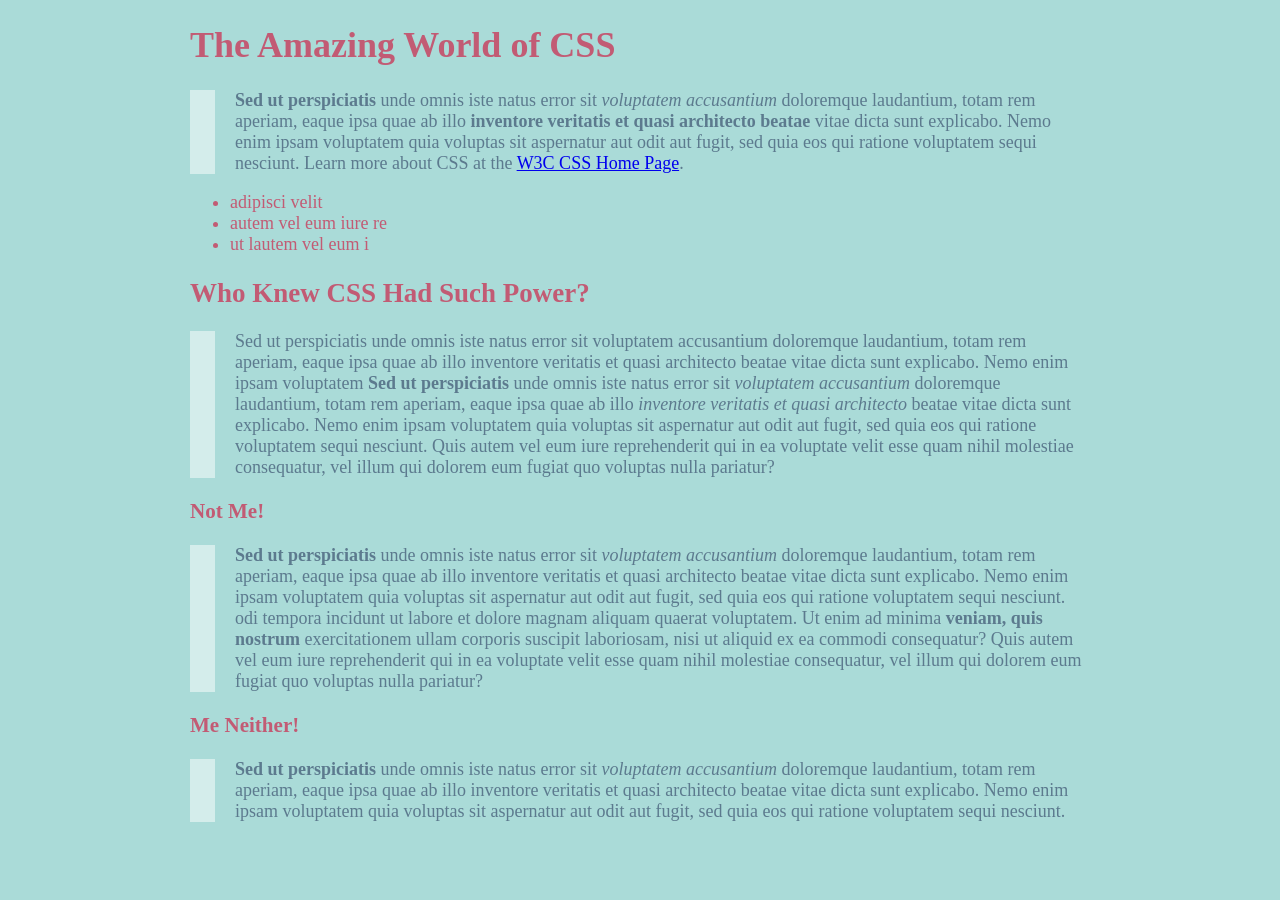
<file: 04/index.html>
<!doctype html>
<html>
<head>
<meta charset="UTF-8">
<title>Inheritance In Action</title>
<style>
	body {
	  background-color: rgba(87,185,178,.5);
	}
	p {
	  color: rgb(92, 122, 142);
	  padding-left: 20px;
	  border-left: solid 25px rgba(255, 255, 255, .5);
	}
	.content {
	  font-famioy: "Helvetical Neue", Arial, Helvetica, sans-serif;
	  font-size: 18px;
	  color: rgb(194,91,116);
	  max-width: 900px;
	  margin: 0 auto;
	}
</style>
</head>
<body class="content">
<div>
  <h1>The Amazing World of CSS</h1>
  <p><strong>Sed ut perspiciatis</strong> unde omnis iste natus error sit <em>voluptatem accusantium</em> doloremque laudantium, totam rem aperiam, eaque ipsa quae ab illo <strong>inventore veritatis et quasi architecto beatae</strong> vitae dicta sunt explicabo. Nemo enim ipsam voluptatem quia voluptas sit aspernatur aut odit aut fugit, sed quia  eos qui ratione voluptatem sequi nesciunt. Learn more about CSS at the <a href="http://www.w3.org/Style/CSS/">W3C CSS Home Page</a>.</p>
  <ul>
    <li>adipisci velit</li>
    <li>autem vel eum iure re</li>
    <li> ut lautem vel eum i</li>
  </ul>
  <h2>Who Knew CSS Had Such Power?</h2>
  <p>Sed ut perspiciatis unde omnis iste natus error sit voluptatem accusantium doloremque laudantium, totam rem aperiam, eaque ipsa quae ab illo inventore veritatis et quasi architecto beatae vitae dicta sunt explicabo. Nemo enim ipsam voluptatem <strong>Sed ut perspiciatis</strong> unde omnis iste natus error sit <em>voluptatem accusantium</em> doloremque laudantium, totam rem aperiam, eaque ipsa quae ab illo <em>inventore veritatis et quasi architecto</em> beatae vitae dicta sunt explicabo. Nemo enim ipsam voluptatem quia voluptas sit aspernatur aut odit aut fugit, sed quia  eos qui ratione voluptatem sequi nesciunt. Quis autem vel eum iure reprehenderit qui in ea voluptate velit esse quam nihil molestiae consequatur, vel illum qui dolorem eum fugiat quo voluptas nulla pariatur?</p>
  <h3>Not Me!</h3>
  <p><strong>Sed ut perspiciatis</strong> unde omnis iste natus error sit <em>voluptatem accusantium</em> doloremque laudantium, totam rem aperiam, eaque ipsa quae ab illo inventore veritatis et quasi architecto beatae vitae dicta sunt explicabo. Nemo enim ipsam voluptatem quia voluptas sit aspernatur aut odit aut fugit, sed quia  eos qui ratione voluptatem sequi nesciunt. odi tempora incidunt ut labore et dolore magnam aliquam quaerat voluptatem. Ut enim ad minima <strong>veniam, quis nostrum</strong> exercitationem ullam corporis suscipit laboriosam, nisi ut aliquid ex ea commodi consequatur? Quis autem vel eum iure reprehenderit qui in ea voluptate velit esse quam nihil molestiae consequatur, vel illum qui dolorem eum fugiat quo voluptas nulla pariatur?</p>
  <h3>Me Neither!</h3>
  <p><strong>Sed ut perspiciatis</strong> unde omnis iste natus error sit <em>voluptatem accusantium</em> doloremque laudantium, totam rem aperiam, eaque ipsa quae ab illo inventore veritatis et quasi architecto beatae vitae dicta sunt explicabo. Nemo enim ipsam voluptatem quia voluptas sit aspernatur aut odit aut fugit, sed quia  eos qui ratione voluptatem sequi nesciunt. </p>
</div>
</body>
</html>
</file>
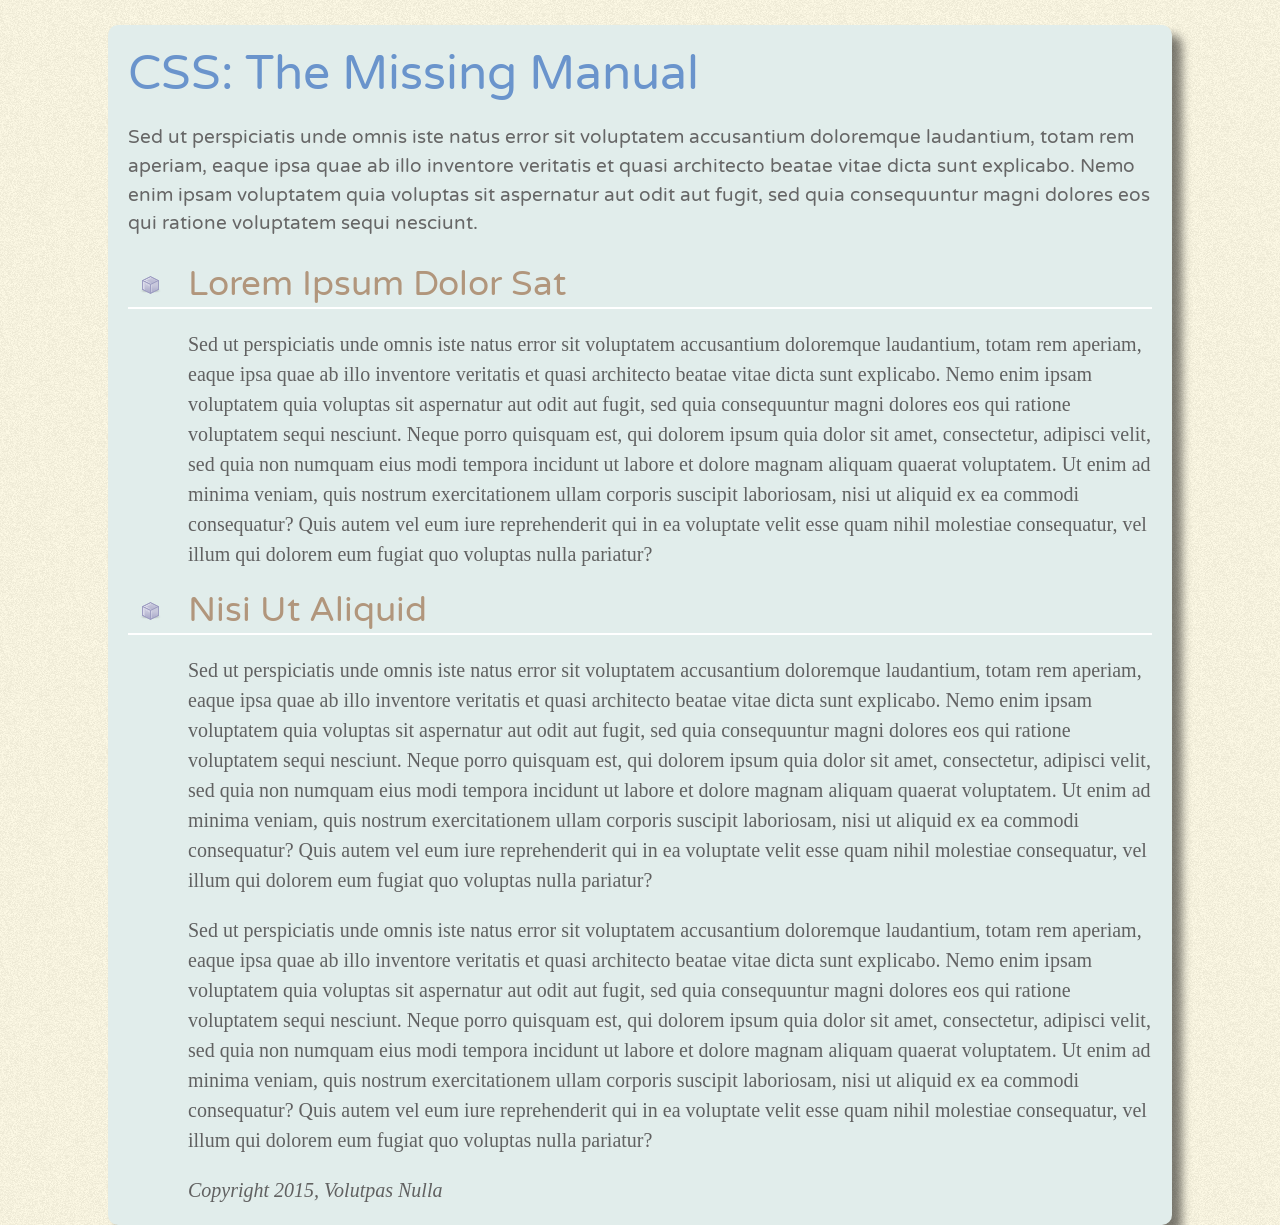
<file: 02/02_finished/index.html>
<!doctype html>
<html>
<head>
<meta charset="UTF-8">
<title>CSS:The Missing Manual -- Chapter 2</title>
<link href='http://fonts.googleapis.com/css?family=Varela+Round' rel='stylesheet'>
<link href="styles.css" rel="stylesheet">
</head>
<body>
<h1>CSS: The Missing Manual</h1>
<p class="intro">Sed ut perspiciatis unde omnis iste natus error sit voluptatem accusantium doloremque laudantium, totam rem aperiam, eaque ipsa quae ab illo inventore veritatis et quasi architecto beatae vitae dicta sunt explicabo. Nemo enim ipsam voluptatem quia voluptas sit aspernatur aut odit aut fugit, sed quia consequuntur magni dolores eos qui ratione voluptatem sequi nesciunt. </p>
<h2>Lorem Ipsum Dolor Sat</h2>
<p>Sed ut perspiciatis unde omnis iste natus error sit voluptatem accusantium doloremque laudantium, totam rem aperiam, eaque ipsa quae ab illo inventore veritatis et quasi architecto beatae vitae dicta sunt explicabo. Nemo enim ipsam voluptatem quia voluptas sit aspernatur aut odit aut fugit, sed quia consequuntur magni dolores eos qui ratione voluptatem sequi nesciunt. Neque porro quisquam est, qui dolorem ipsum quia dolor sit amet, consectetur, adipisci velit, sed quia non numquam eius modi tempora incidunt ut labore et dolore magnam aliquam quaerat voluptatem. Ut enim ad minima veniam, quis nostrum exercitationem ullam corporis suscipit laboriosam, nisi ut aliquid ex ea commodi consequatur? Quis autem vel eum iure reprehenderit qui in ea voluptate velit esse quam nihil molestiae consequatur, vel illum qui dolorem eum fugiat quo voluptas nulla pariatur?</p>
<h2>Nisi Ut Aliquid </h2>
<p>Sed ut perspiciatis unde omnis iste natus error sit voluptatem accusantium doloremque laudantium, totam rem aperiam, eaque ipsa quae ab illo inventore veritatis et quasi architecto beatae vitae dicta sunt explicabo. Nemo enim ipsam voluptatem quia voluptas sit aspernatur aut odit aut fugit, sed quia consequuntur magni dolores eos qui ratione voluptatem sequi nesciunt. Neque porro quisquam est, qui dolorem ipsum quia dolor sit amet, consectetur, adipisci velit, sed quia non numquam eius modi tempora incidunt ut labore et dolore magnam aliquam quaerat voluptatem. Ut enim ad minima veniam, quis nostrum exercitationem ullam corporis suscipit laboriosam, nisi ut aliquid ex ea commodi consequatur? Quis autem vel eum iure reprehenderit qui in ea voluptate velit esse quam nihil molestiae consequatur, vel illum qui dolorem eum fugiat quo voluptas nulla pariatur?</p>
<p>Sed ut perspiciatis unde omnis iste natus error sit voluptatem accusantium doloremque laudantium, totam rem aperiam, eaque ipsa quae ab illo inventore veritatis et quasi architecto beatae vitae dicta sunt explicabo. Nemo enim ipsam voluptatem quia voluptas sit aspernatur aut odit aut fugit, sed quia consequuntur magni dolores eos qui ratione voluptatem sequi nesciunt. Neque porro quisquam est, qui dolorem ipsum quia dolor sit amet, consectetur, adipisci velit, sed quia non numquam eius modi tempora incidunt ut labore et dolore magnam aliquam quaerat voluptatem. Ut enim ad minima veniam, quis nostrum exercitationem ullam corporis suscipit laboriosam, nisi ut aliquid ex ea commodi consequatur? Quis autem vel eum iure reprehenderit qui in ea voluptate velit esse quam nihil molestiae consequatur, vel illum qui dolorem eum fugiat quo voluptas nulla pariatur?</p>
<address>
Copyright 2015, Volutpas Nulla 
</address>
</body>
</html>
</file>
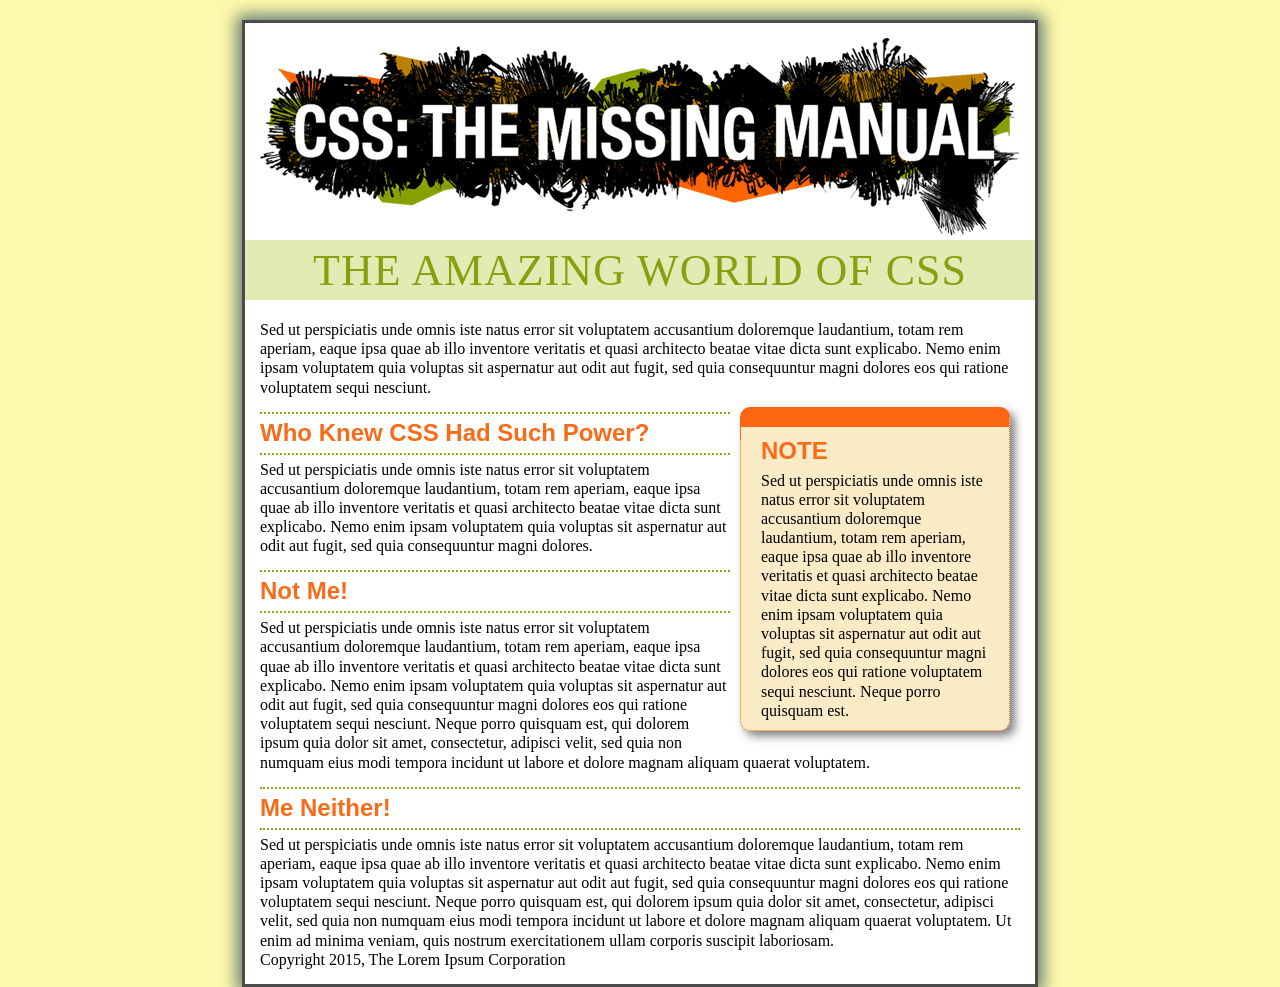
<file: 07/07_finished/index.html>
<!doctype html>
<html>
<head>
<meta charset="UTF-8">
<title>Margins, Padding, Borders, and Backgrounds</title>
<link rel="stylesheet" href="main.css">
</head>

<body id="article">
  <div id="banner"><img src="images/banner.png" width="760" height="198" alt="CSS: The Missing Manual">
  </div>

  <h1>The Amazing World of CSS</h1>
  <p>Sed ut perspiciatis unde omnis iste natus error sit voluptatem accusantium doloremque laudantium, totam rem aperiam, eaque ipsa quae ab illo inventore veritatis et quasi architecto beatae vitae dicta sunt explicabo. Nemo enim ipsam voluptatem quia voluptas sit aspernatur aut odit aut fugit, sed quia consequuntur magni dolores eos qui ratione voluptatem sequi nesciunt. </p> 
  
  <div class="sidebar">
  <h2>NOTE</h2>
<p class="note">Sed ut perspiciatis unde omnis iste natus error sit voluptatem accusantium doloremque laudantium, totam rem aperiam, eaque ipsa quae ab illo inventore veritatis et quasi architecto beatae vitae dicta sunt explicabo. Nemo enim ipsam voluptatem quia voluptas sit aspernatur aut odit aut fugit, sed quia consequuntur magni dolores eos qui ratione voluptatem sequi nesciunt. Neque porro quisquam est.</p>
</div>
  <h2>Who Knew CSS Had Such Power?</h2>
  <p>Sed ut perspiciatis unde omnis iste natus error sit voluptatem accusantium doloremque laudantium, totam rem aperiam, eaque ipsa quae ab illo inventore veritatis et quasi architecto beatae vitae dicta sunt explicabo. Nemo enim ipsam voluptatem quia voluptas sit aspernatur aut odit aut fugit, sed quia consequuntur magni dolores.</p>
<h2>Not Me!</h2>
<p>Sed ut perspiciatis unde omnis iste natus error sit voluptatem accusantium doloremque laudantium, totam rem aperiam, eaque ipsa quae ab illo inventore veritatis et quasi architecto beatae vitae dicta sunt explicabo. Nemo enim ipsam voluptatem quia voluptas sit aspernatur aut odit aut fugit, sed quia consequuntur magni dolores eos qui ratione voluptatem sequi nesciunt. Neque porro quisquam est, qui dolorem ipsum quia dolor sit amet, consectetur, adipisci velit, sed quia non numquam eius modi tempora incidunt ut labore et dolore magnam aliquam quaerat voluptatem. </p>
  <h2>Me Neither!</h2>
  <p>Sed ut perspiciatis unde omnis iste natus error sit voluptatem accusantium doloremque laudantium, totam rem aperiam, eaque ipsa quae ab illo inventore veritatis et quasi architecto beatae vitae dicta sunt explicabo. Nemo enim ipsam voluptatem quia voluptas sit aspernatur aut odit aut fugit, sed quia consequuntur magni dolores eos qui ratione voluptatem sequi nesciunt. Neque porro quisquam est, qui dolorem ipsum quia dolor sit amet, consectetur, adipisci velit, sed quia non numquam eius modi tempora incidunt ut labore et dolore magnam aliquam quaerat voluptatem. Ut enim ad minima veniam, quis nostrum exercitationem ullam corporis suscipit laboriosam.</p>
  <p>Copyright 2015, The Lorem Ipsum Corporation</p>
</body>
</html>
</file>
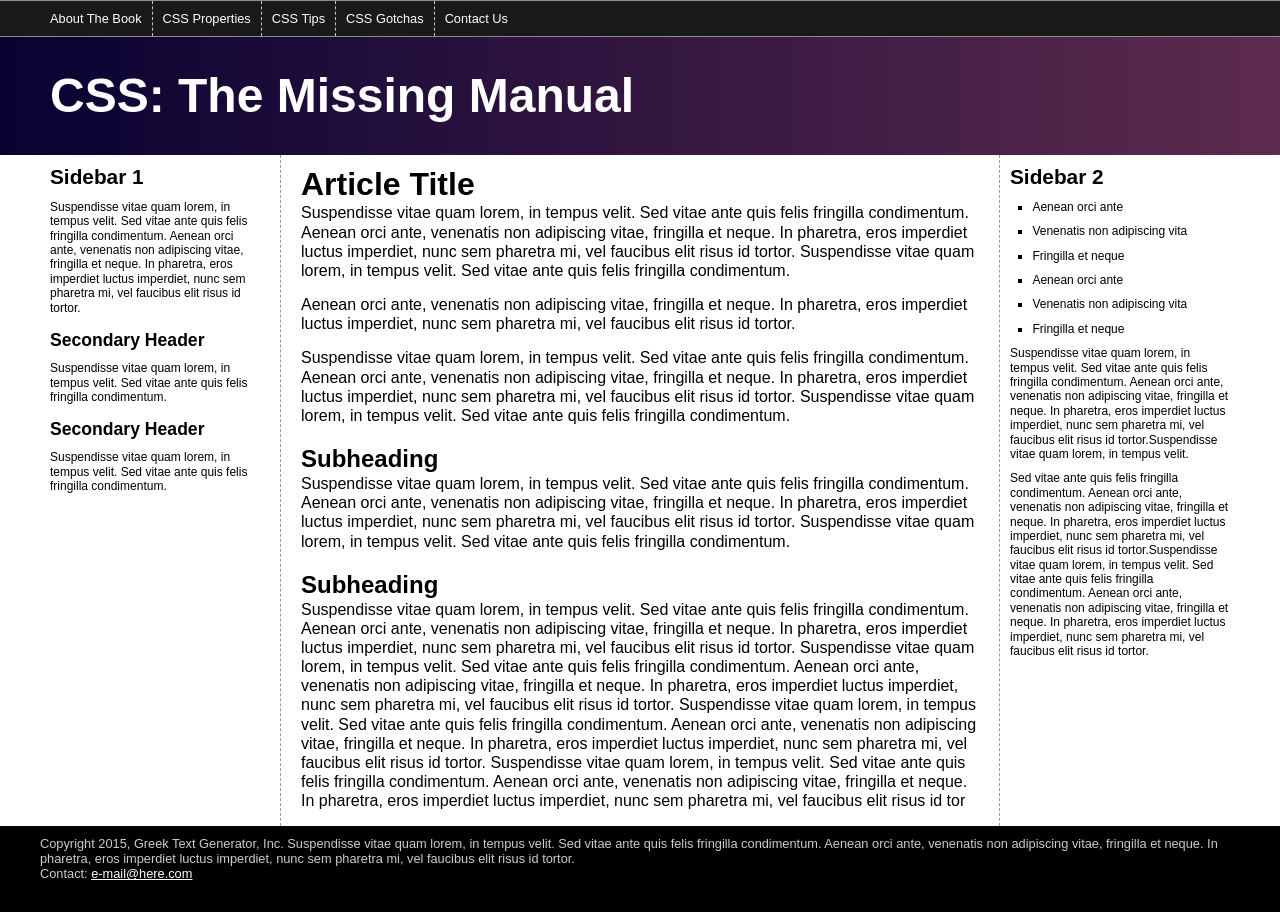
<file: 13/13_finished/index.html>
<!doctype html>
<html>
<head>
<meta charset="UTF-8">
<title>CSS: The Missing Manual</title>
<link href="styles.css" rel="stylesheet">
</head>

<body>
<div class="pageWrapper">
<header>
<nav class="clear">
<ul>
<li><a href="#">About The Book</a></li>
<li><a href="#">CSS Properties</a></li>
<li><a href="#">CSS Tips</a></li>
<li><a href="#">CSS Gotchas</a></li>
<li><a href="#">Contact Us</a></li>
</ul>
</nav>
<h1>CSS: The Missing Manual</h1>
</header>
<div class="contentWrapper">
<!-- first sidebar goes here -->
<aside class="sidebar1">
  <h2>Sidebar 1</h2>
  <p>Suspendisse vitae quam lorem, in tempus velit. Sed vitae ante quis felis fringilla condimentum. Aenean orci ante, venenatis non adipiscing vitae, fringilla et neque. In pharetra, eros imperdiet luctus imperdiet, nunc sem pharetra mi, vel faucibus elit risus id tortor.  </p>
  <h3>Secondary Header</h3>
  <p>Suspendisse vitae quam lorem, in tempus velit. Sed vitae ante quis felis fringilla condimentum.  </p>
  <h3>Secondary Header</h3>
  <p>Suspendisse vitae quam lorem, in tempus velit. Sed vitae ante quis felis fringilla condimentum. </p>
</aside>
<!-- main content goes here -->
<article class="main">
  <h2>Article Title</h2>
  <p>Suspendisse vitae quam lorem, in tempus velit. Sed vitae ante quis felis fringilla condimentum. Aenean orci ante, venenatis non adipiscing vitae, fringilla et neque. In pharetra, eros imperdiet luctus imperdiet, nunc sem pharetra mi, vel faucibus elit risus id tortor. Suspendisse vitae quam lorem, in tempus velit. Sed vitae ante quis felis fringilla condimentum.</p>
  <p>Aenean orci ante, venenatis non adipiscing vitae, fringilla et neque. In pharetra, eros imperdiet luctus imperdiet, nunc sem pharetra mi, vel faucibus elit risus id tortor. </p>
  <p>Suspendisse vitae quam lorem, in tempus velit. Sed vitae ante quis felis fringilla condimentum. Aenean orci ante, venenatis non adipiscing vitae, fringilla et neque. In pharetra, eros imperdiet luctus imperdiet, nunc sem pharetra mi, vel faucibus elit risus id tortor. Suspendisse vitae quam lorem, in tempus velit. Sed vitae ante quis felis fringilla condimentum. </p>
  <h3>Subheading</h3>
  <p>Suspendisse vitae quam lorem, in tempus velit. Sed vitae ante quis felis fringilla condimentum. Aenean orci ante, venenatis non adipiscing vitae, fringilla et neque. In pharetra, eros imperdiet luctus imperdiet, nunc sem pharetra mi, vel faucibus elit risus id tortor. Suspendisse vitae quam lorem, in tempus velit. Sed vitae ante quis felis fringilla condimentum. </p>
  <h3>Subheading</h3>
  <p>Suspendisse vitae quam lorem, in tempus velit. Sed vitae ante quis felis fringilla condimentum. Aenean orci ante, venenatis non adipiscing vitae, fringilla et neque. In pharetra, eros imperdiet luctus imperdiet, nunc sem pharetra mi, vel faucibus elit risus id tortor. Suspendisse vitae quam lorem, in tempus velit. Sed vitae ante quis felis fringilla condimentum. Aenean orci ante, venenatis non adipiscing vitae, fringilla et neque. In pharetra, eros imperdiet luctus imperdiet, nunc sem pharetra mi, vel faucibus elit risus id tortor. Suspendisse vitae quam lorem, in tempus velit. Sed vitae ante quis felis fringilla condimentum. Aenean orci ante, venenatis non adipiscing vitae, fringilla et neque. In pharetra, eros imperdiet luctus imperdiet, nunc sem pharetra mi, vel faucibus elit risus id tortor. Suspendisse vitae quam lorem, in tempus velit. Sed vitae ante quis felis fringilla condimentum. Aenean orci ante, venenatis non adipiscing vitae, fringilla et neque. In pharetra, eros imperdiet luctus imperdiet, nunc sem pharetra mi, vel faucibus elit risus id tor</p>
</article>
<!-- second sidebar goes here -->
<aside class="sidebar2">
  <h2>Sidebar 2 </h2>
  <ul>
    <li>Aenean orci ante</li>
    <li>Venenatis non adipiscing vita</li>
    <li> Fringilla et neque</li>
    <li>Aenean orci ante</li>
    <li>Venenatis non adipiscing vita</li>
    <li> Fringilla et neque</li>
  </ul>
  <p>Suspendisse vitae quam lorem, in tempus velit. Sed vitae ante quis felis fringilla condimentum. Aenean orci ante, venenatis non adipiscing vitae, fringilla et neque. In pharetra, eros imperdiet luctus imperdiet, nunc sem pharetra mi, vel faucibus elit risus id tortor.Suspendisse vitae quam lorem, in tempus velit. </p>
  <p>Sed vitae ante quis felis fringilla condimentum. Aenean orci ante, venenatis non adipiscing vitae, fringilla et neque. In pharetra, eros imperdiet luctus imperdiet, nunc sem pharetra mi, vel faucibus elit risus id tortor.Suspendisse vitae quam lorem, in tempus velit. Sed vitae ante quis felis fringilla condimentum. Aenean orci ante, venenatis non adipiscing vitae, fringilla et neque. In pharetra, eros imperdiet luctus imperdiet, nunc sem pharetra mi, vel faucibus elit risus id tortor.</p>
</aside>
</div>
<footer>
<p>Copyright 2015, Greek Text Generator, Inc.
Suspendisse vitae quam lorem, in tempus velit. Sed vitae ante quis felis fringilla condimentum. Aenean orci ante, venenatis non adipiscing vitae, fringilla et neque. In pharetra, eros imperdiet luctus imperdiet, nunc sem pharetra mi, vel faucibus elit risus id tortor.</p>
<p>Contact: <a href="mailto:nobody@nowhere.com">e-mail@here.com</a></p>
</footer>
</div>
</body>
</html>
</file>
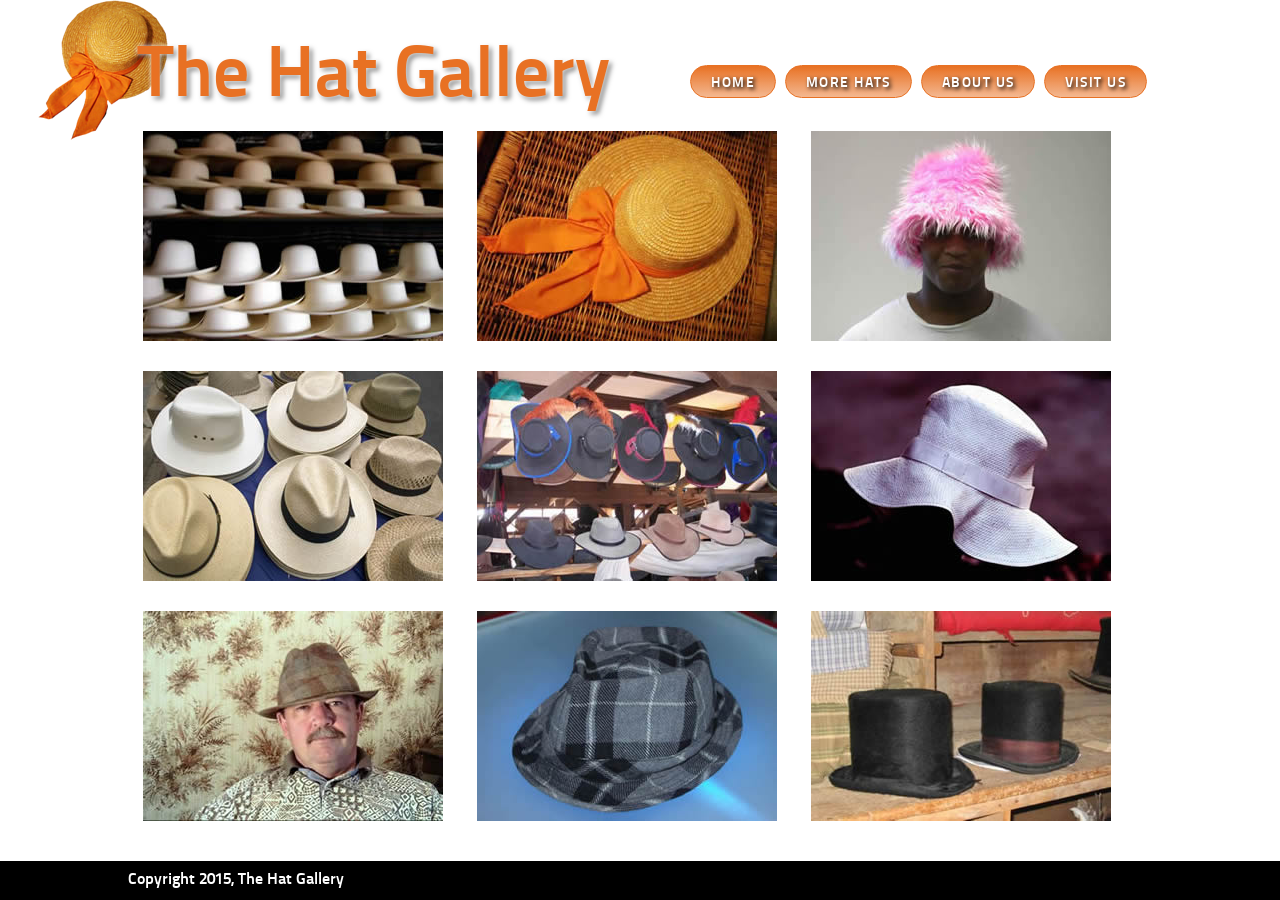
<file: 14/14_finished/index.html>
<!doctype html>
<html>
<head>
<meta charset="UTF-8">
<title>The Hat Gallery</title>
<link href="styles.css" rel="stylesheet">
</head>
<body>
<header>
<h1>The Hat Gallery <img src="images/hat.png" width="130" height="140" alt="The Hat Gallery" class="badge"></h1>
<nav>
	<ul>
		<li><a href="#">Home</a></li>
		<li><a href="#">More Hats</a></li>
		<li><a href="#">About Us</a></li>
		<li><a href="#">Visit Us</a></li>
	</ul>
</nav>
</header>
<div class="gallery">
<figure>
<img src="images/file00079963469.jpg" width="300" height="210" alt="Panama Hat">
<figcaption><strong>Nam libero tempore.</strong> Soluta nobis est eligendi optio cumque nihil impedit quo minus id quod maxime placeat facere possimus, omnis voluptas assumenda est, omnis dolor repellendus</figcaption>
</figure>
<figure>
<img src="images/file000308999292.jpg" width="300" height="210" alt="Bonnet">
<figcaption><strong>Nam libero tempore.</strong> Soluta nobis est eligendi optio cumque nihil impedit quo minus id quod maxime placeat facere possimus, omnis voluptas assumenda est, omnis dolor repellendus</figcaption>
</figure>
<figure>
<img src="images/file000330568599.jpg" width="300" height="210" alt="Pink hat">
<figcaption><strong>Nam libero tempore.</strong> Soluta nobis est eligendi optio cumque nihil impedit quo minus id quod maxime placeat facere possimus, omnis voluptas assumenda est, omnis dolor repellendus</figcaption>
</figure>
<figure>
<img src="images/file000550955311.jpg" width="300" height="210" alt="Variety">
<figcaption><strong>Nam libero tempore.</strong> Soluta nobis est eligendi optio cumque nihil impedit quo minus id quod maxime placeat facere possimus, omnis voluptas assumenda est, omnis dolor repellendus</figcaption>
</figure>
<figure>
<img src="images/file0001117960982.jpg" width="300" height="210" alt="Hat">
<figcaption><strong>Nam libero tempore.</strong> Soluta nobis est eligendi optio cumque nihil impedit quo minus id quod maxime placeat facere possimus, omnis voluptas assumenda est, omnis dolor repellendus</figcaption>
</figure>
<figure>
<img src="images/file0001425538258.jpg" width="300" height="210" alt="Another bonnet">
<figcaption><strong>Nam libero tempore.</strong> Soluta nobis est eligendi optio cumque nihil impedit quo minus id quod maxime placeat facere possimus, omnis voluptas assumenda est, omnis dolor repellendus</figcaption>
</figure>
<figure>
<img src="images/file00030009680.jpg" width="300" height="210" alt="Dude with hat">
<figcaption><strong>Nam libero tempore.</strong> Soluta nobis est eligendi optio cumque nihil impedit quo minus id quod maxime placeat facere possimus, omnis voluptas assumenda est, omnis dolor repellendus</figcaption>
</figure>
<figure>
<img src="images/file0001728857809.jpg" width="300" height="210" alt="Cool hat">
<figcaption><strong>Nam libero tempore.</strong> Soluta nobis est eligendi optio cumque nihil impedit quo minus id quod maxime placeat facere possimus, omnis voluptas assumenda est, omnis dolor repellendus</figcaption>
</figure>
<figure>
<img src="images/file0001757413591.jpg" width="300" height="210" alt="Top Hats">
<figcaption><strong>Nam libero tempore.</strong> Soluta nobis est eligendi optio cumque nihil impedit quo minus id quod maxime placeat facere possimus, omnis voluptas assumenda est, omnis dolor repellendus</figcaption>
</figure>
</div>
<footer>
<div class="copyright">
<p>Copyright 2015, The Hat Gallery</p>
</div>
</footer>
</body>
</html>
</file>
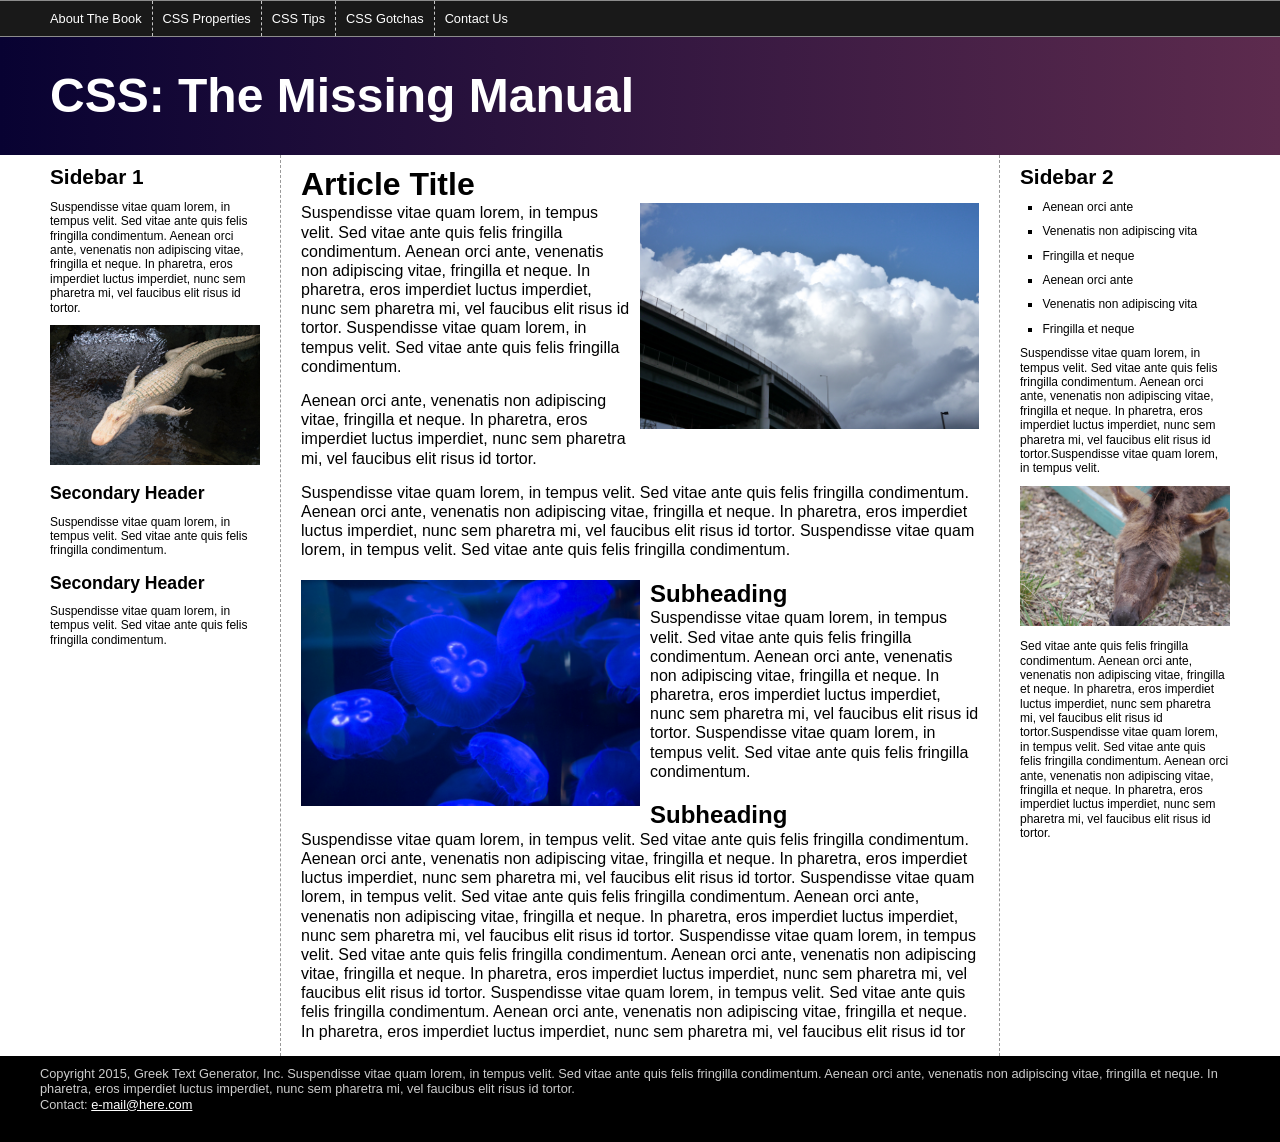
<file: 15/15_finished/index.html>
<!doctype html>
<html>
<head>
<meta charset="UTF-8">
<meta name="viewport" content="width=device-width">
<title>CSS: The Missing Manual</title>
<link href="styles.css" rel="stylesheet">
</head>

<body>
<div class="pageWrapper">
<header>
<nav class="clear">
<ul>
<li><a href="#">About The Book</a></li>
<li><a href="#">CSS Properties</a></li>
<li><a href="#">CSS Tips</a></li>
<li><a href="#">CSS Gotchas</a></li>
<li><a href="#">Contact Us</a></li>
</ul>
</nav>
<h1>CSS: The Missing Manual</h1>
</header>
<div class="contentWrapper">
<div class="columnWrapper">
<!-- main content goes here -->
<article class="main">
  <h2>Article Title</h2>
  <p><img src="imgs/clouds.jpg" alt="Clouds" class="half right">Suspendisse vitae quam lorem, in tempus velit. Sed vitae ante quis felis fringilla condimentum. Aenean orci ante, venenatis non adipiscing vitae, fringilla et neque. In pharetra, eros imperdiet luctus imperdiet, nunc sem pharetra mi, vel faucibus elit risus id tortor. Suspendisse vitae quam lorem, in tempus velit. Sed vitae ante quis felis fringilla condimentum.</p>
  <p>Aenean orci ante, venenatis non adipiscing vitae, fringilla et neque. In pharetra, eros imperdiet luctus imperdiet, nunc sem pharetra mi, vel faucibus elit risus id tortor. </p>
  <p>Suspendisse vitae quam lorem, in tempus velit. Sed vitae ante quis felis fringilla condimentum. Aenean orci ante, venenatis non adipiscing vitae, fringilla et neque. In pharetra, eros imperdiet luctus imperdiet, nunc sem pharetra mi, vel faucibus elit risus id tortor. Suspendisse vitae quam lorem, in tempus velit. Sed vitae ante quis felis fringilla condimentum. </p>
  <h3><img src="imgs/jellyfish.jpg" alt="Jellyfish" class="half left">Subheading</h3>
  <p>Suspendisse vitae quam lorem, in tempus velit. Sed vitae ante quis felis fringilla condimentum. Aenean orci ante, venenatis non adipiscing vitae, fringilla et neque. In pharetra, eros imperdiet luctus imperdiet, nunc sem pharetra mi, vel faucibus elit risus id tortor. Suspendisse vitae quam lorem, in tempus velit. Sed vitae ante quis felis fringilla condimentum. </p>
  <h3>Subheading</h3>
  <p>Suspendisse vitae quam lorem, in tempus velit. Sed vitae ante quis felis fringilla condimentum. Aenean orci ante, venenatis non adipiscing vitae, fringilla et neque. In pharetra, eros imperdiet luctus imperdiet, nunc sem pharetra mi, vel faucibus elit risus id tortor. Suspendisse vitae quam lorem, in tempus velit. Sed vitae ante quis felis fringilla condimentum. Aenean orci ante, venenatis non adipiscing vitae, fringilla et neque. In pharetra, eros imperdiet luctus imperdiet, nunc sem pharetra mi, vel faucibus elit risus id tortor. Suspendisse vitae quam lorem, in tempus velit. Sed vitae ante quis felis fringilla condimentum. Aenean orci ante, venenatis non adipiscing vitae, fringilla et neque. In pharetra, eros imperdiet luctus imperdiet, nunc sem pharetra mi, vel faucibus elit risus id tortor. Suspendisse vitae quam lorem, in tempus velit. Sed vitae ante quis felis fringilla condimentum. Aenean orci ante, venenatis non adipiscing vitae, fringilla et neque. In pharetra, eros imperdiet luctus imperdiet, nunc sem pharetra mi, vel faucibus elit risus id tor</p>
</article>
<!-- first sidebar goes here -->
<aside class="sidebar1">
  <h2>Sidebar 1</h2>
  <p>Suspendisse vitae quam lorem, in tempus velit. Sed vitae ante quis felis fringilla condimentum. Aenean orci ante, venenatis non adipiscing vitae, fringilla et neque. In pharetra, eros imperdiet luctus imperdiet, nunc sem pharetra mi, vel faucibus elit risus id tortor.  </p>
  <p><img src="imgs/gator.jpg" alt="Gator"></p>
  <h3>Secondary Header</h3>
  <p>Suspendisse vitae quam lorem, in tempus velit. Sed vitae ante quis felis fringilla condimentum.  </p>
  <h3>Secondary Header</h3>
  <p>Suspendisse vitae quam lorem, in tempus velit. Sed vitae ante quis felis fringilla condimentum. </p>
</aside>
</div>
<!-- second sidebar goes here -->
<aside class="sidebar2">
<h2>Sidebar 2 </h2>
  <ul>
    <li>Aenean orci ante</li>
    <li>Venenatis non adipiscing vita</li>
    <li> Fringilla et neque</li>
    <li>Aenean orci ante</li>
    <li>Venenatis non adipiscing vita</li>
    <li> Fringilla et neque</li>
  </ul>
  <p>Suspendisse vitae quam lorem, in tempus velit. Sed vitae ante quis felis fringilla condimentum. Aenean orci ante, venenatis non adipiscing vitae, fringilla et neque. In pharetra, eros imperdiet luctus imperdiet, nunc sem pharetra mi, vel faucibus elit risus id tortor.Suspendisse vitae quam lorem, in tempus velit. </p>
  <p><img src="imgs/mule.jpg" alt="Mule"></p>
  <p>Sed vitae ante quis felis fringilla condimentum. Aenean orci ante, venenatis non adipiscing vitae, fringilla et neque. In pharetra, eros imperdiet luctus imperdiet, nunc sem pharetra mi, vel faucibus elit risus id tortor.Suspendisse vitae quam lorem, in tempus velit. Sed vitae ante quis felis fringilla condimentum. Aenean orci ante, venenatis non adipiscing vitae, fringilla et neque. In pharetra, eros imperdiet luctus imperdiet, nunc sem pharetra mi, vel faucibus elit risus id tortor.</p>
</aside>
</div>
<footer>
<p>Copyright 2015, Greek Text Generator, Inc.
Suspendisse vitae quam lorem, in tempus velit. Sed vitae ante quis felis fringilla condimentum. Aenean orci ante, venenatis non adipiscing vitae, fringilla et neque. In pharetra, eros imperdiet luctus imperdiet, nunc sem pharetra mi, vel faucibus elit risus id tortor.</p>
<p>Contact: <a href="mailto:nobody@nowhere.com">e-mail@here.com</a></p>
</footer>
</div>
</body>
</html>
</file>
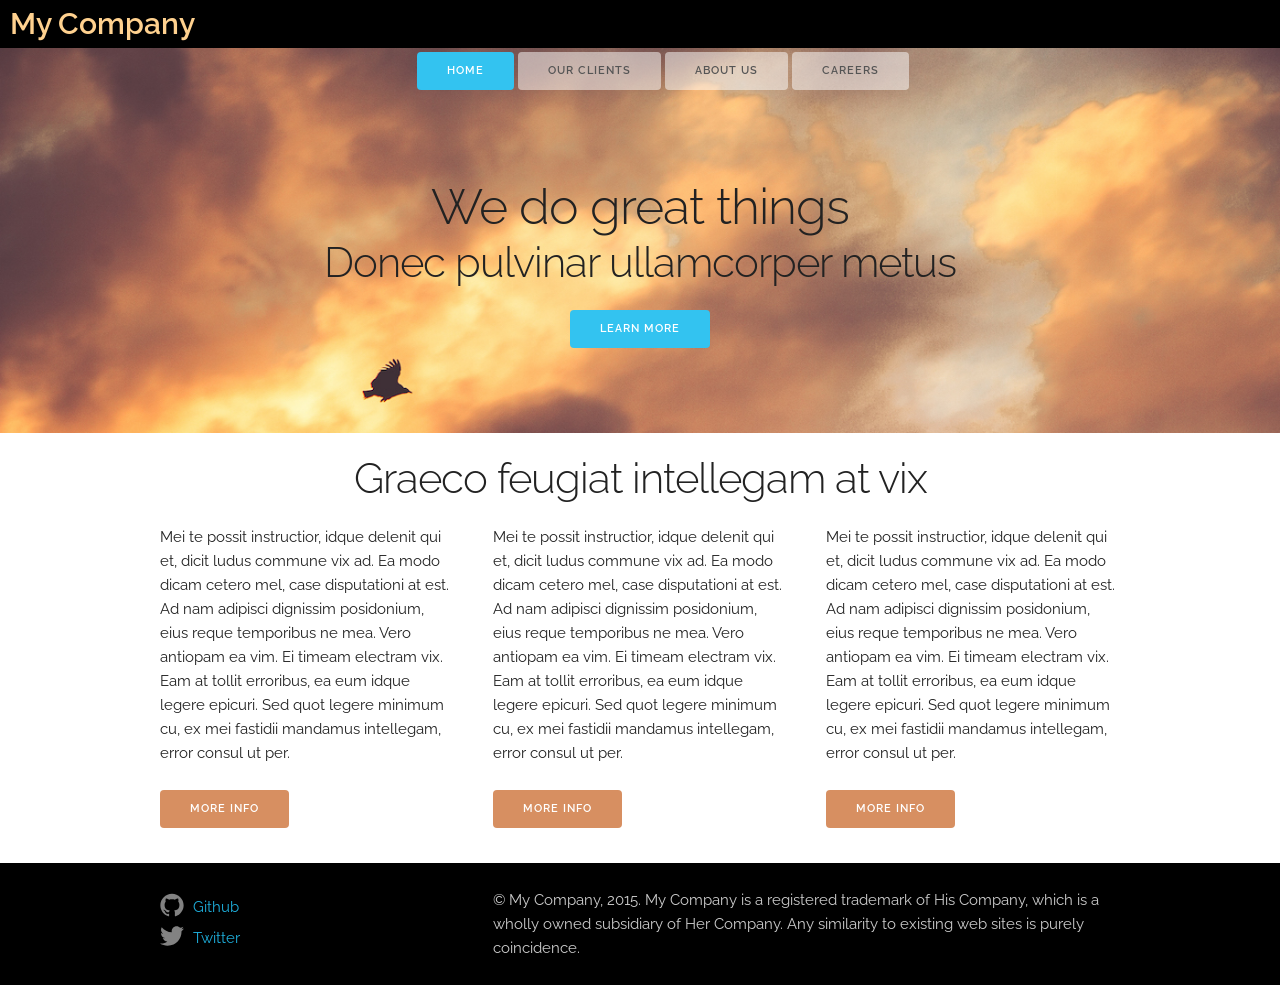
<file: 16/16_fancier_design/index.html>
<!DOCTYPE html>
<html lang="en">
<head>
  <meta charset="utf-8">
  <title>CSS: The Missing Manual</title>
  <meta name="viewport" content="width=device-width, initial-scale=1">
  <link href="https://fonts.googleapis.com/css?family=Raleway:400,300,600" rel="stylesheet" type="text/css">
  <link rel="stylesheet" href="css/normalize.css">
  <link rel="stylesheet" href="css/skeleton.css">
  <link rel="stylesheet" href="css/custom.css">
</head>
<body>
<!-- top section -->
<div class="section header">
  <div class="container">
  <div class="row">
    <div class="three columns">
      <p class="logo">My Company</p>
    </div>
    <div class="nav nine columns">
      <a class="button button-primary" href="#">Home</a>
      <a class="button" href="#">Our Clients</a>
      <a class="button" href="#">About Us</a>
      <a class="button" href="#">Careers</a>
    </div>
  </div>
  <div class="row action">
    <h1>We do great things</h1>
    <h2>Donec pulvinar ullamcorper metus</h2>
    <a href="#" class="button button-primary">Learn More</a>
  </div>
</div>
</div>

<!-- info section -->
<div class="section info">
  <div class="container">
    <div class="row">
      <h2>Graeco feugiat intellegam at vix</h2>
    </div>
    <div class="row">
      <div class="four columns">
        <p>Mei te possit instructior, idque delenit qui et, dicit ludus commune vix ad. Ea modo dicam cetero mel, case disputationi at est. Ad nam adipisci dignissim posidonium, eius reque temporibus ne mea. Vero antiopam ea vim. Ei timeam electram vix. Eam at tollit erroribus, ea eum idque legere epicuri. Sed quot legere minimum cu, ex mei fastidii mandamus intellegam, error consul ut per.</p>
        <p><a href="#" class="button">More info</a></p>
      </div>
      <div class="four columns">
        <p>Mei te possit instructior, idque delenit qui et, dicit ludus commune vix ad. Ea modo dicam cetero mel, case disputationi at est. Ad nam adipisci dignissim posidonium, eius reque temporibus ne mea. Vero antiopam ea vim. Ei timeam electram vix. Eam at tollit erroribus, ea eum idque legere epicuri. Sed quot legere minimum cu, ex mei fastidii mandamus intellegam, error consul ut per.</p>
        <p><a href="#" class="button">More info</a></p>
      </div>
      <div class="four columns">
        <p>Mei te possit instructior, idque delenit qui et, dicit ludus commune vix ad. Ea modo dicam cetero mel, case disputationi at est. Ad nam adipisci dignissim posidonium, eius reque temporibus ne mea. Vero antiopam ea vim. Ei timeam electram vix. Eam at tollit erroribus, ea eum idque legere epicuri. Sed quot legere minimum cu, ex mei fastidii mandamus intellegam, error consul ut per.</p>
        <p><a href="#" class="button">More info</a></p>
      </div>
    </div>
  </div>
</div>
<!-- footer -->
<div class="section footer">
  <div class="container">
    <div class="row">
      <div class="four columns">
        <ul class="social-media-list">
          <li>
            <a href="https://github.com/#">
              <span class="icon">
                <svg viewBox="0 0 16 16">
                  <path fill="#828282" d="M7.999,0.431c-4.285,0-7.76,3.474-7.76,7.761 c0,3.428,2.223,6.337,5.307,7.363c0.388,0.071,0.53-0.168,0.53-0.374c0-0.184-0.007-0.672-0.01-1.32 c-2.159,0.469-2.614-1.04-2.614-1.04c-0.353-0.896-0.862-1.135-0.862-1.135c-0.705-0.481,0.053-0.472,0.053-0.472 c0.779,0.055,1.189,0.8,1.189,0.8c0.692,1.186,1.816,0.843,2.258,0.645c0.071-0.502,0.271-0.843,0.493-1.037 C4.86,11.425,3.049,10.76,3.049,7.786c0-0.847,0.302-1.54,0.799-2.082C3.768,5.507,3.501,4.718,3.924,3.65 c0,0,0.652-0.209,2.134,0.796C6.677,4.273,7.34,4.187,8,4.184c0.659,0.003,1.323,0.089,1.943,0.261 c1.482-1.004,2.132-0.796,2.132-0.796c0.423,1.068,0.157,1.857,0.077,2.054c0.497,0.542,0.798,1.235,0.798,2.082 c0,2.981-1.814,3.637-3.543,3.829c0.279,0.24,0.527,0.713,0.527,1.437c0,1.037-0.01,1.874-0.01,2.129 c0,0.208,0.14,0.449,0.534,0.373c3.081-1.028,5.302-3.935,5.302-7.362C15.76,3.906,12.285,0.431,7.999,0.431z"></path>
                </svg>
              </span>
              <span class="username">Github</span>
            </a>
            </li>
            <li>
            <a href="https://twitter.com/#">
              <span class="icon">
                <svg viewBox="0 0 16 16">
                  <path fill="#828282" d="M15.969,3.058c-0.586,0.26-1.217,0.436-1.878,0.515c0.675-0.405,1.194-1.045,1.438-1.809
                  c-0.632,0.375-1.332,0.647-2.076,0.793c-0.596-0.636-1.446-1.033-2.387-1.033c-1.806,0-3.27,1.464-3.27,3.27 c0,0.256,0.029,0.506,0.085,0.745C5.163,5.404,2.753,4.102,1.14,2.124C0.859,2.607,0.698,3.168,0.698,3.767 c0,1.134,0.577,2.135,1.455,2.722C1.616,6.472,1.112,6.325,0.671,6.08c0,0.014,0,0.027,0,0.041c0,1.584,1.127,2.906,2.623,3.206 C3.02,9.402,2.731,9.442,2.433,9.442c-0.211,0-0.416-0.021-0.615-0.059c0.416,1.299,1.624,2.245,3.055,2.271 c-1.119,0.877-2.529,1.4-4.061,1.4c-0.264,0-0.524-0.015-0.78-0.046c1.447,0.928,3.166,1.469,5.013,1.469 c6.015,0,9.304-4.983,9.304-9.304c0-0.142-0.003-0.283-0.009-0.423C14.976,4.29,15.531,3.714,15.969,3.058z"></path>
                </svg>
              </span>
              <span class="username">Twitter</span>
            </a>
            </li>
      </div>
      <div class="eight columns">
        <p>© My Company, 2015. My Company is a registered trademark of His Company, which is a wholly owned subsidiary of Her Company. Any similarity to existing web sites is purely coincidence.</p>
      </div>
    </div>
  </div>
</div>
</body>
</html>
</file>
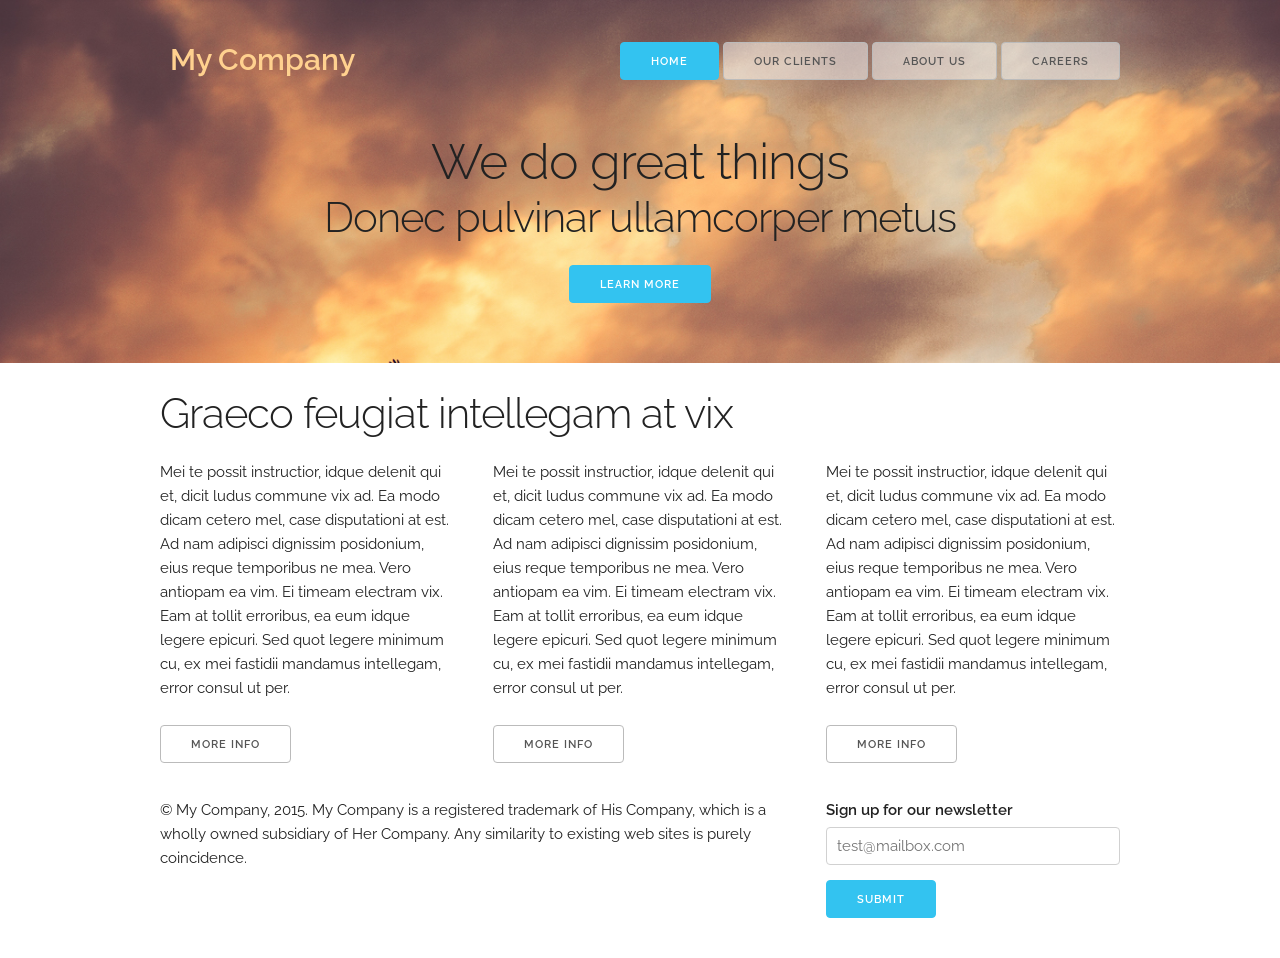
<file: 16/16_finished/index.html>
<!DOCTYPE html>
<html lang="en">
<head>
  <meta charset="utf-8">
  <title>CSS: The Missing Manual</title>
  <meta name="viewport" content="width=device-width, initial-scale=1">
  <link href="https://fonts.googleapis.com/css?family=Raleway:400,300,600" rel="stylesheet" type="text/css">
  <link rel="stylesheet" href="css/normalize.css">
  <link rel="stylesheet" href="css/skeleton.css">
  <link rel="stylesheet" href="css/custom.css">
</head>
<body>
<!-- top section -->
<div class="section header">
  <div class="container">
    <div class="row">
      <div class="four columns">
        <p class="logo">My Company</p>
      </div>
      <div class="eight columns nav">
        <a class="button button-primary" href="#">Home</a>
        <a class="button" href="#">Our Clients</a>
        <a class="button" href="#">About Us</a>
        <a class="button" href="#">Careers</a>
      </div>
    </div>
    <div class="row action">
      <h1>We do great things</h1>
      <h2>Donec pulvinar ullamcorper metus</h2>
      <a href="#" class="button button-primary">Learn More</a>
    </div>
  </div>
</div>
<!-- info section -->
<div class="container">
  <div class="row">
    <h2>Graeco feugiat intellegam at vix</h2>
  </div>
  <div class="row">
    <div class="four columns">
      <p>Mei te possit instructior, idque delenit qui et, dicit ludus commune vix ad. Ea modo dicam cetero mel, case disputationi at est. Ad nam adipisci dignissim posidonium, eius reque temporibus ne mea. Vero antiopam ea vim. Ei timeam electram vix. Eam at tollit erroribus, ea eum idque legere epicuri. Sed quot legere minimum cu, ex mei fastidii mandamus intellegam, error consul ut per.</p>
      <p><a href="#" class="button">More info</a></p>
    </div>
    <div class="four columns">
      <p>Mei te possit instructior, idque delenit qui et, dicit ludus commune vix ad. Ea modo dicam cetero mel, case disputationi at est. Ad nam adipisci dignissim posidonium, eius reque temporibus ne mea. Vero antiopam ea vim. Ei timeam electram vix. Eam at tollit erroribus, ea eum idque legere epicuri. Sed quot legere minimum cu, ex mei fastidii mandamus intellegam, error consul ut per.</p>
      <p><a href="#" class="button">More info</a></p>
    </div>
    <div class="four columns">
      <p>Mei te possit instructior, idque delenit qui et, dicit ludus commune vix ad. Ea modo dicam cetero mel, case disputationi at est. Ad nam adipisci dignissim posidonium, eius reque temporibus ne mea. Vero antiopam ea vim. Ei timeam electram vix. Eam at tollit erroribus, ea eum idque legere epicuri. Sed quot legere minimum cu, ex mei fastidii mandamus intellegam, error consul ut per.</p>
      <p><a href="#" class="button">More info</a></p>
    </div>
  </div>
</div>
<!-- footer -->
<div class="container">
  <div class="row">
    <div class="eight columns">
      <p>© My Company, 2015. My Company is a registered trademark of His Company, which is a wholly owned subsidiary of Her Company. Any similarity to existing web sites is purely coincidence.</p>
    </div>
    <div class="four columns">
      <form>
        <label for="exampleEmailInput">Sign up for our newsletter</label>
        <input class="u-full-width" type="email" placeholder="test@mailbox.com" id="exampleEmailInput">
        <input class="button-primary" type="submit" value="Submit">
      </form>
    </div>
  </div>
</div>
</body>
</html>
</file>
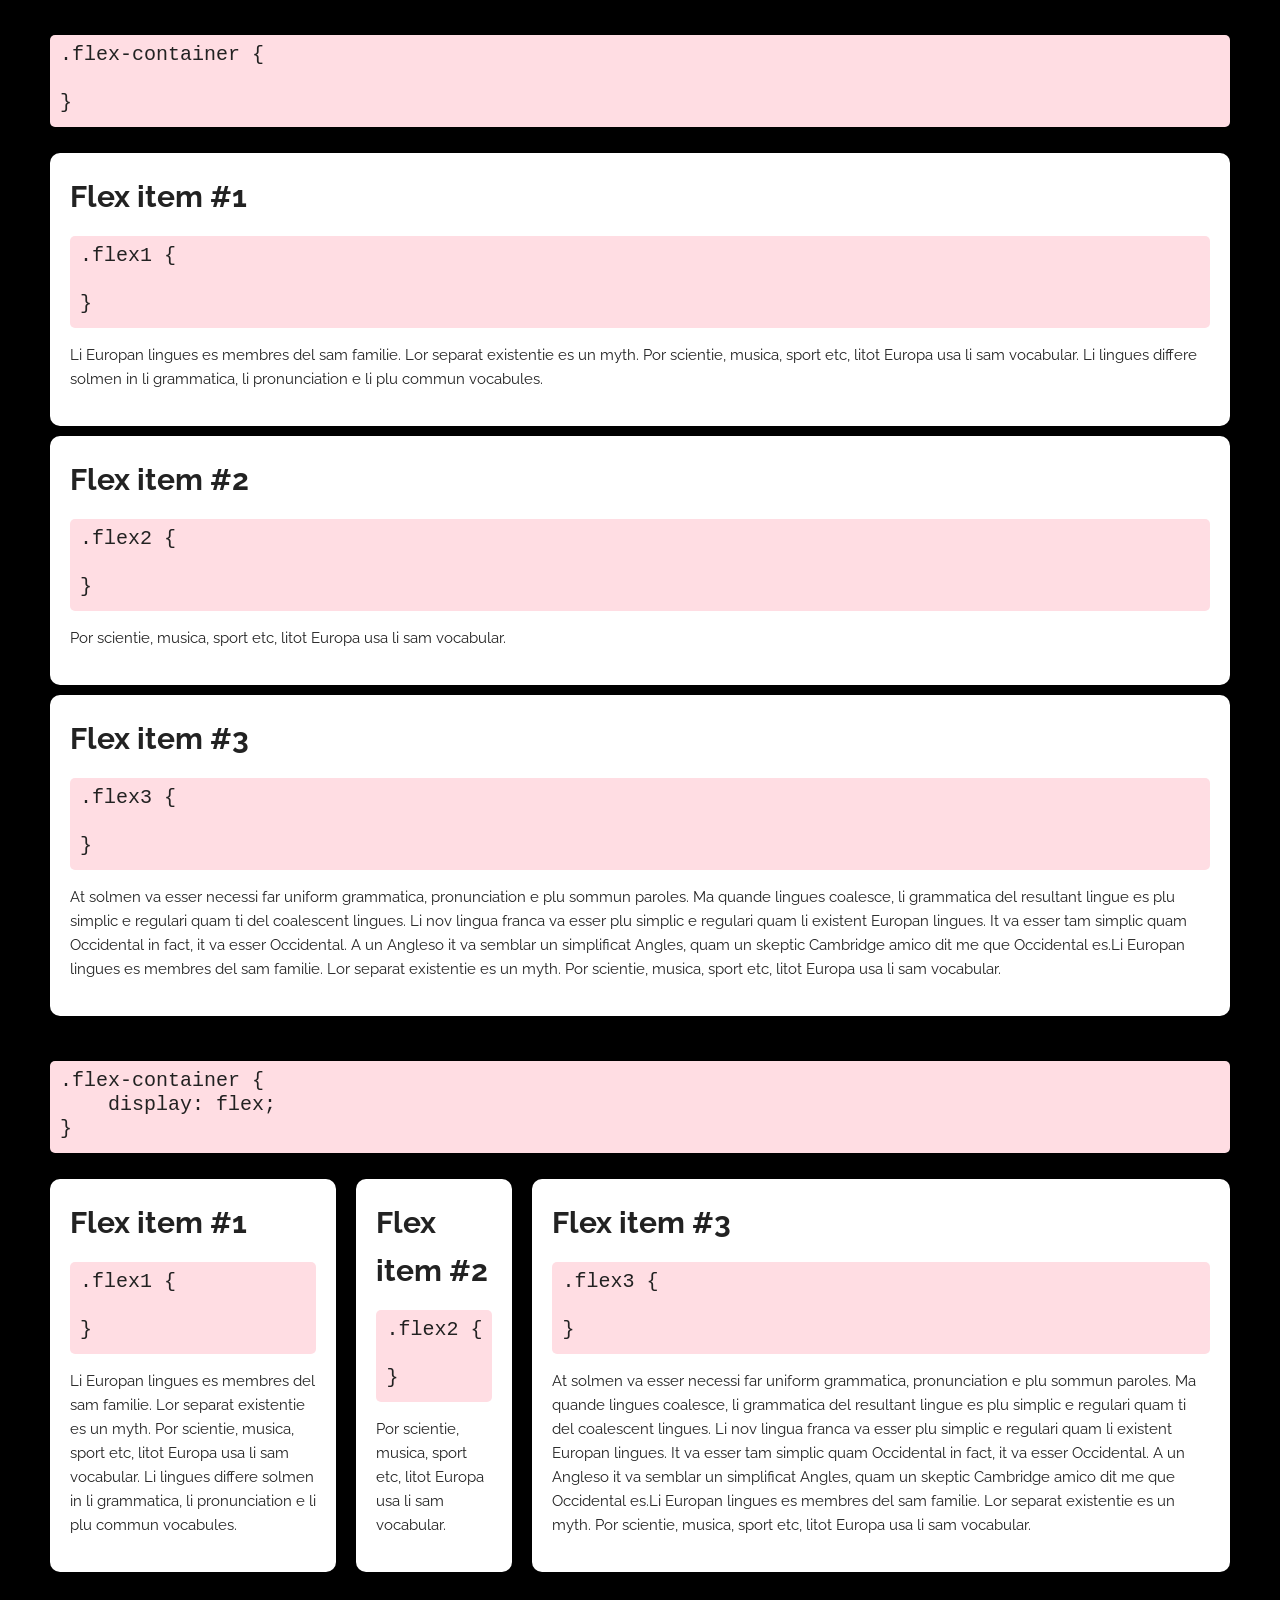
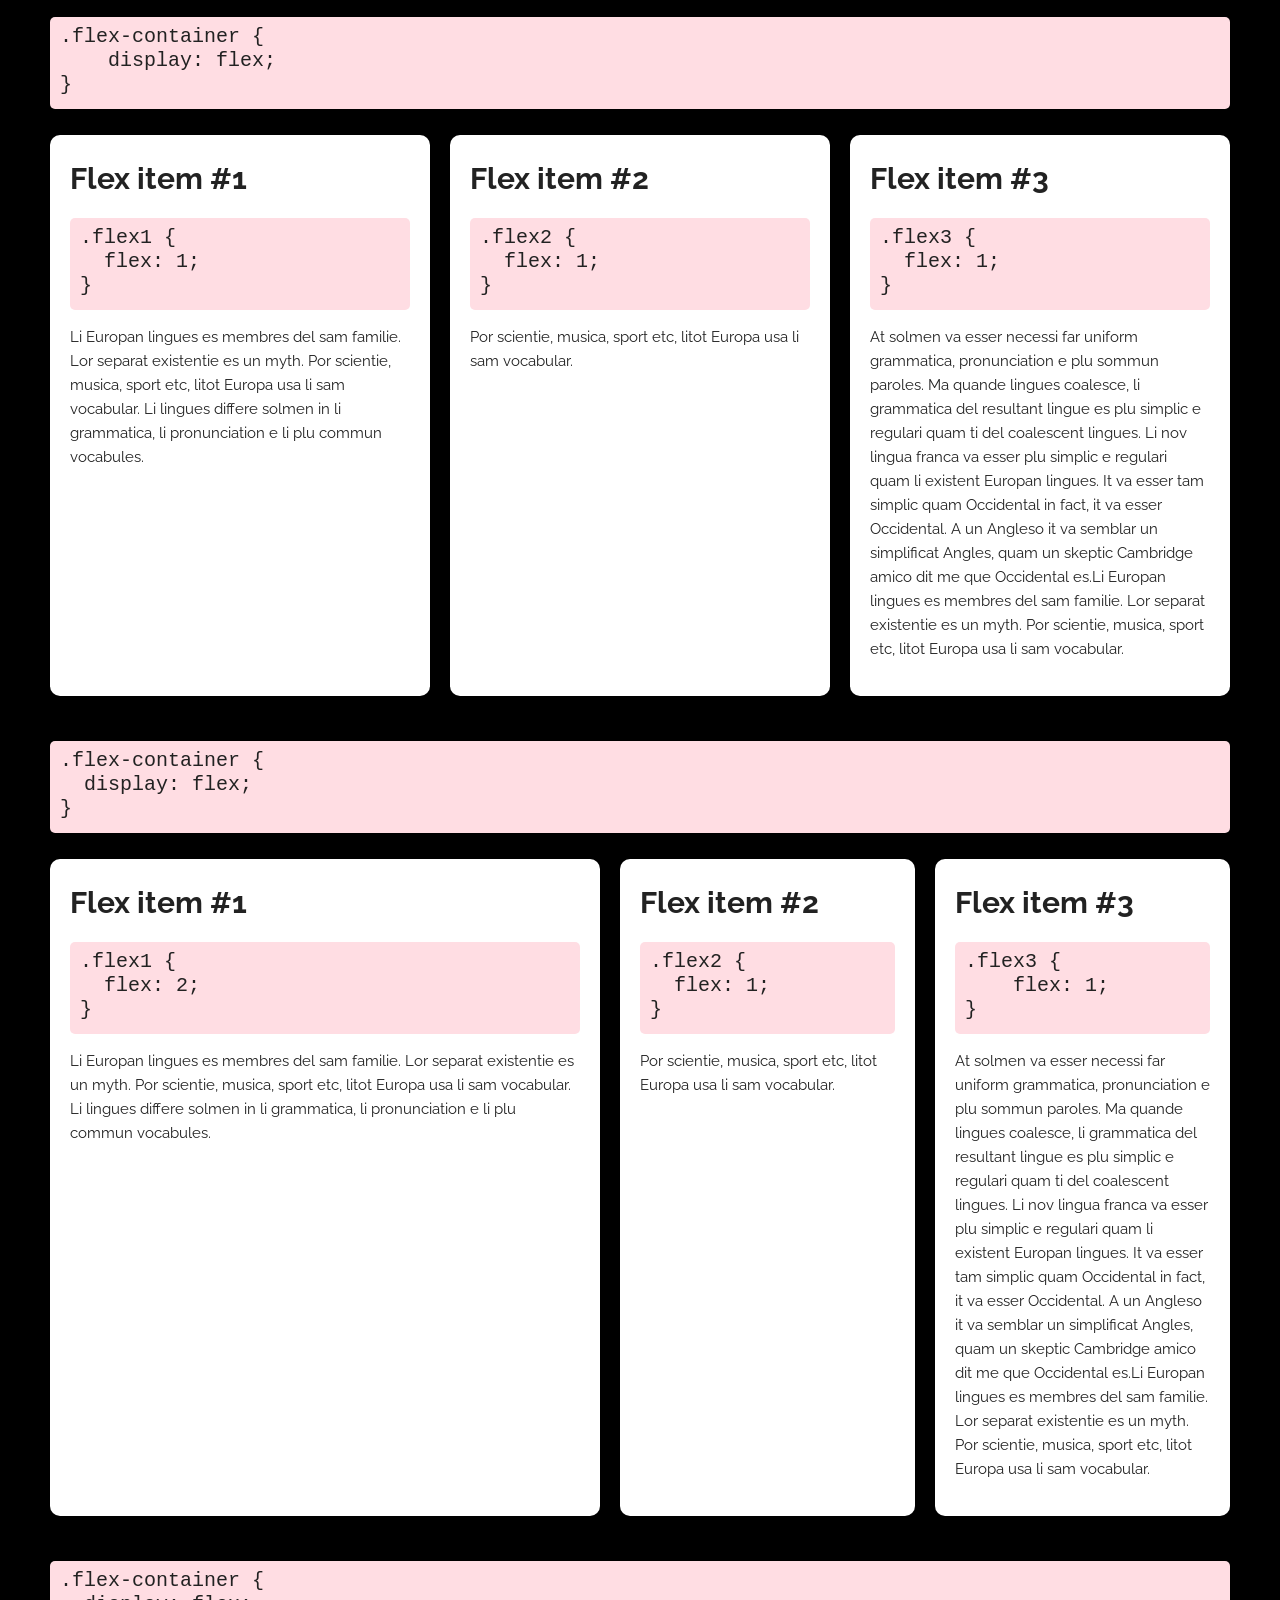
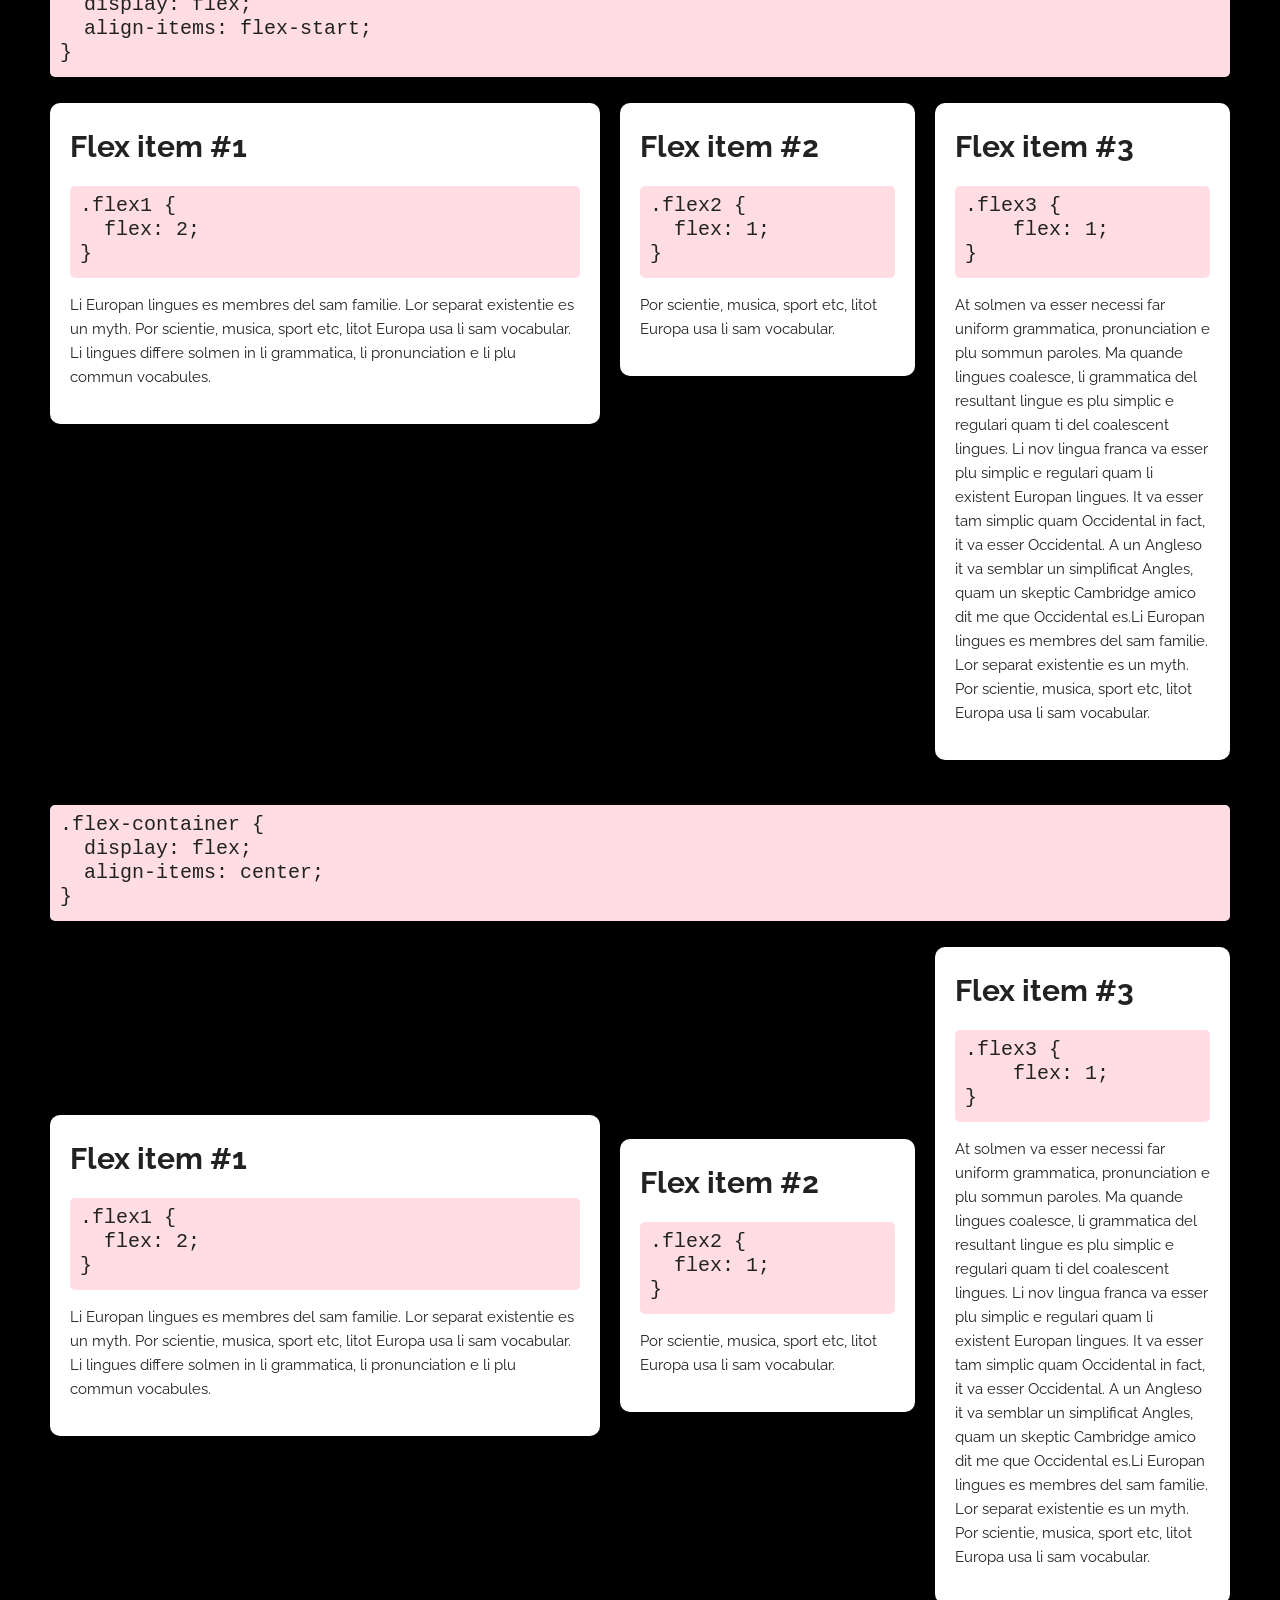
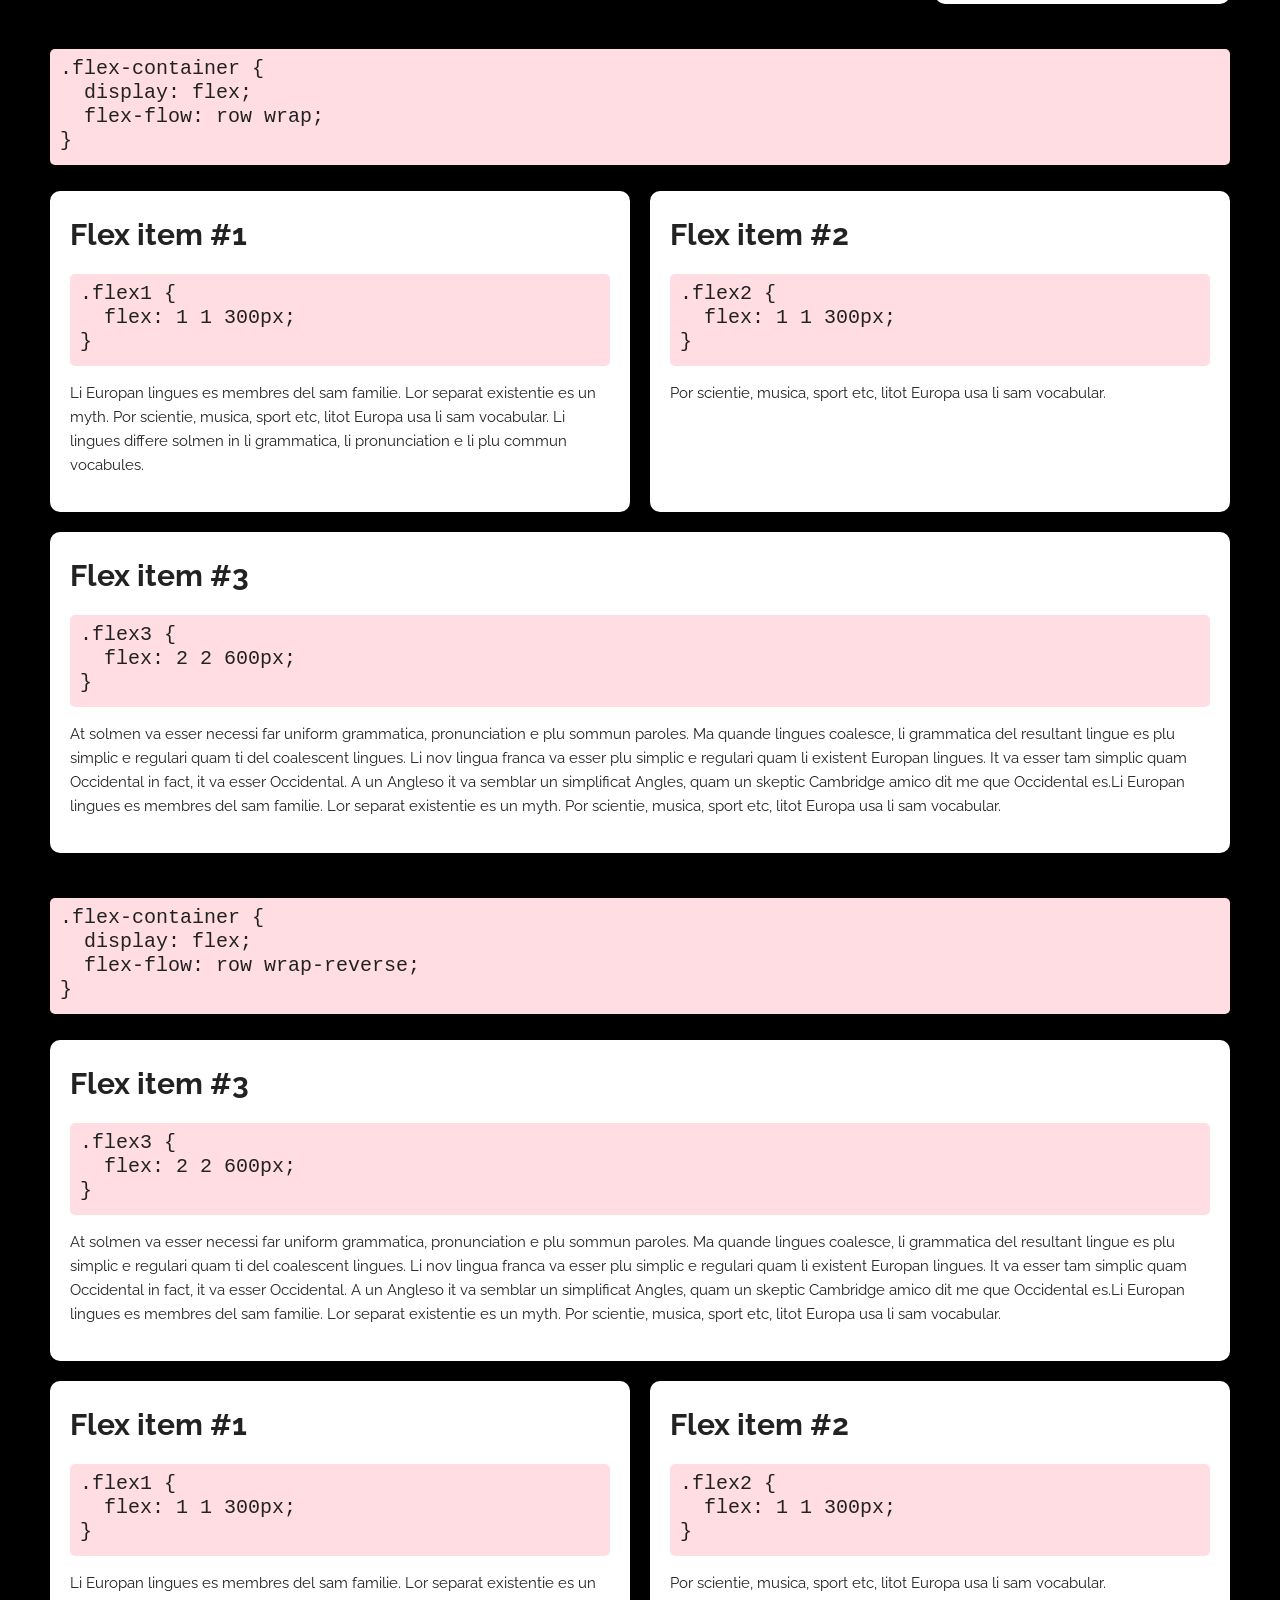
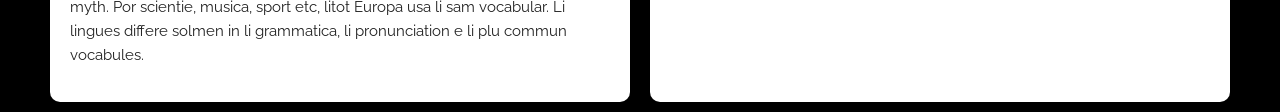
<file: 17/17_finished/demo/index.html>
<!doctype html>
<html lang="en">
<head>
  <meta charset="utf-8">
  <meta name="viewport" content="width=device-width, initial-scale=1">
  <title>Flexbox</title>
  <link href="https://fonts.googleapis.com/css?family=Raleway:400,300,600" rel="stylesheet" type="text/css">
  <link rel="stylesheet" href="css/normalize.css">
  <link rel="stylesheet" href="css/styles.css">
<script>

</script>
</head>
<body>
<div class="example start">
  <div class="container-code">
  <pre><code>.flex-container {
    
}</code></pre>
  </div>
  <div class="flex-container">
    <div class="flex-item">
      <h2>Flex item #1</h2>
      <pre><code>.flex1 {
  
}</code></pre>
      <p>Li Europan lingues es membres del sam familie. Lor separat existentie es un myth. Por scientie, musica, sport etc, litot Europa usa li sam vocabular. Li lingues differe solmen in li grammatica, li pronunciation e li plu commun vocabules.</p>
    </div>
    <div class="flex-item">
      <h2>Flex item #2</h2>
      <pre><code>.flex2 {
  
}</code></pre>
      <p>Por scientie, musica, sport etc, litot Europa usa li sam vocabular.</p>
    </div>
    <div class="flex-item">
      <h2>Flex item #3</h2>
      <pre><code>.flex3 {
  
}</code></pre>
      <p>At solmen va esser necessi far uniform grammatica, pronunciation e plu sommun paroles. Ma quande lingues coalesce, li grammatica del resultant lingue es plu simplic e regulari quam ti del coalescent lingues. Li nov lingua franca va esser plu simplic e regulari quam li existent Europan lingues. It va esser tam simplic quam Occidental in fact, it va esser Occidental. A un Angleso it va semblar un simplificat Angles, quam un skeptic Cambridge amico dit me que Occidental es.Li Europan lingues es membres del sam familie. Lor separat existentie es un myth. Por scientie, musica, sport etc, litot Europa usa li sam vocabular.</p>
    </div>
  </div>
</div>
<div class="example example0">
  <div class="container-code">
  <pre><code>.flex-container {
    display: flex;
}</code></pre>
  </div>
  <div class="flex-container">
    <div class="flex-item flex1">
      <h2>Flex item #1</h2>
      <pre><code>.flex1 {
  
}</code></pre>
      <p>Li Europan lingues es membres del sam familie. Lor separat existentie es un myth. Por scientie, musica, sport etc, litot Europa usa li sam vocabular. Li lingues differe solmen in li grammatica, li pronunciation e li plu commun vocabules.</p>
    </div>
    <div class="flex-item flex2">
      <h2>Flex item #2</h2>
      <pre><code>.flex2 {
  
}</code></pre>
      <p>Por scientie, musica, sport etc, litot Europa usa li sam vocabular.</p>
    </div>
    <div class="flex-item flex3">
      <h2>Flex item #3</h2>
      <pre><code>.flex3 {
  
}</code></pre>
      <p>At solmen va esser necessi far uniform grammatica, pronunciation e plu sommun paroles. Ma quande lingues coalesce, li grammatica del resultant lingue es plu simplic e regulari quam ti del coalescent lingues. Li nov lingua franca va esser plu simplic e regulari quam li existent Europan lingues. It va esser tam simplic quam Occidental in fact, it va esser Occidental. A un Angleso it va semblar un simplificat Angles, quam un skeptic Cambridge amico dit me que Occidental es.Li Europan lingues es membres del sam familie. Lor separat existentie es un myth. Por scientie, musica, sport etc, litot Europa usa li sam vocabular.</p>
    </div>
  </div>
</div>
<div class="example example1">
  <div class="container-code">
  <pre><code>.flex-container {
    display: flex;
}</code></pre>
  </div>
  <div class="flex-container container1">
    <div class="flex-item flex1">
      <h2>Flex item #1</h2>
      <pre><code>.flex1 {
  flex: 1;
}</code></pre>
      <p>Li Europan lingues es membres del sam familie. Lor separat existentie es un myth. Por scientie, musica, sport etc, litot Europa usa li sam vocabular. Li lingues differe solmen in li grammatica, li pronunciation e li plu commun vocabules.</p>
    </div>
    <div class="flex-item flex2">
      <h2>Flex item #2</h2>
      <pre><code>.flex2 {
  flex: 1;
}</code></pre>
      <p>Por scientie, musica, sport etc, litot Europa usa li sam vocabular.</p>
    </div>
    <div class="flex-item flex3">
      <h2>Flex item #3</h2>
      <pre><code>.flex3 {
  flex: 1;
}</code></pre>
      <p>At solmen va esser necessi far uniform grammatica, pronunciation e plu sommun paroles. Ma quande lingues coalesce, li grammatica del resultant lingue es plu simplic e regulari quam ti del coalescent lingues. Li nov lingua franca va esser plu simplic e regulari quam li existent Europan lingues. It va esser tam simplic quam Occidental in fact, it va esser Occidental. A un Angleso it va semblar un simplificat Angles, quam un skeptic Cambridge amico dit me que Occidental es.Li Europan lingues es membres del sam familie. Lor separat existentie es un myth. Por scientie, musica, sport etc, litot Europa usa li sam vocabular.</p>
    </div>
  </div>
</div>
<div class="example example2">
  <div class="container-code">
  <pre><code>.flex-container {
  display: flex;
}</code></pre>
  </div>
  <div class="flex-container container1">
    <div class="flex-item flex1">
      <h2>Flex item #1</h2>
      <pre><code>.flex1 {
  flex: 2;
}</code></pre>
      <p>Li Europan lingues es membres del sam familie. Lor separat existentie es un myth. Por scientie, musica, sport etc, litot Europa usa li sam vocabular. Li lingues differe solmen in li grammatica, li pronunciation e li plu commun vocabules.</p>
    </div>
    <div class="flex-item flex2">
      <h2>Flex item #2</h2>
      <pre><code>.flex2 {
  flex: 1;
}</code></pre>
      <p>Por scientie, musica, sport etc, litot Europa usa li sam vocabular.</p>
    </div>
    <div class="flex-item flex3">
      <h2>Flex item #3</h2>
      <pre><code>.flex3 {
    flex: 1;
}</code></pre>
      <p>At solmen va esser necessi far uniform grammatica, pronunciation e plu sommun paroles. Ma quande lingues coalesce, li grammatica del resultant lingue es plu simplic e regulari quam ti del coalescent lingues. Li nov lingua franca va esser plu simplic e regulari quam li existent Europan lingues. It va esser tam simplic quam Occidental in fact, it va esser Occidental. A un Angleso it va semblar un simplificat Angles, quam un skeptic Cambridge amico dit me que Occidental es.Li Europan lingues es membres del sam familie. Lor separat existentie es un myth. Por scientie, musica, sport etc, litot Europa usa li sam vocabular.</p>
    </div>
  </div>
</div>
<div class="example example3">
  <div class="container-code">
  <pre><code>.flex-container {
  display: flex;
  align-items: flex-start;
}</code></pre>
  </div>
  <div class="flex-container container1">
    <div class="flex-item flex1">
      <h2>Flex item #1</h2>
      <pre><code>.flex1 {
  flex: 2;
}</code></pre>
      <p>Li Europan lingues es membres del sam familie. Lor separat existentie es un myth. Por scientie, musica, sport etc, litot Europa usa li sam vocabular. Li lingues differe solmen in li grammatica, li pronunciation e li plu commun vocabules.</p>
    </div>
    <div class="flex-item flex2">
      <h2>Flex item #2</h2>
      <pre><code>.flex2 {
  flex: 1;
}</code></pre>
      <p>Por scientie, musica, sport etc, litot Europa usa li sam vocabular.</p>
    </div>
    <div class="flex-item flex3">
      <h2>Flex item #3</h2>
      <pre><code>.flex3 {
    flex: 1;
}</code></pre>
      <p>At solmen va esser necessi far uniform grammatica, pronunciation e plu sommun paroles. Ma quande lingues coalesce, li grammatica del resultant lingue es plu simplic e regulari quam ti del coalescent lingues. Li nov lingua franca va esser plu simplic e regulari quam li existent Europan lingues. It va esser tam simplic quam Occidental in fact, it va esser Occidental. A un Angleso it va semblar un simplificat Angles, quam un skeptic Cambridge amico dit me que Occidental es.Li Europan lingues es membres del sam familie. Lor separat existentie es un myth. Por scientie, musica, sport etc, litot Europa usa li sam vocabular.</p>
    </div>
  </div>
</div>
<div class="example example4">
  <div class="container-code">
  <pre><code>.flex-container {
  display: flex;
  align-items: center;
}</code></pre>
  </div>
  <div class="flex-container container1">
    <div class="flex-item flex1">
      <h2>Flex item #1</h2>
      <pre><code>.flex1 {
  flex: 2;
}</code></pre>
      <p>Li Europan lingues es membres del sam familie. Lor separat existentie es un myth. Por scientie, musica, sport etc, litot Europa usa li sam vocabular. Li lingues differe solmen in li grammatica, li pronunciation e li plu commun vocabules.</p>
    </div>
    <div class="flex-item flex2">
      <h2>Flex item #2</h2>
      <pre><code>.flex2 {
  flex: 1;
}</code></pre>
      <p>Por scientie, musica, sport etc, litot Europa usa li sam vocabular.</p>
    </div>
    <div class="flex-item flex3">
      <h2>Flex item #3</h2>
      <pre><code>.flex3 {
    flex: 1;
}</code></pre>
      <p>At solmen va esser necessi far uniform grammatica, pronunciation e plu sommun paroles. Ma quande lingues coalesce, li grammatica del resultant lingue es plu simplic e regulari quam ti del coalescent lingues. Li nov lingua franca va esser plu simplic e regulari quam li existent Europan lingues. It va esser tam simplic quam Occidental in fact, it va esser Occidental. A un Angleso it va semblar un simplificat Angles, quam un skeptic Cambridge amico dit me que Occidental es.Li Europan lingues es membres del sam familie. Lor separat existentie es un myth. Por scientie, musica, sport etc, litot Europa usa li sam vocabular.</p>
    </div>
  </div>
</div>
<div class="example example5">
  <div class="container-code">
  <pre><code>.flex-container {
  display: flex;
  flex-flow: row wrap;
}</code></pre>
  </div>
  <div class="flex-container container1">
    <div class="flex-item flex1">
      <h2>Flex item #1</h2>
      <pre><code>.flex1 {
  flex: 1 1 300px;  
}</code></pre>
      <p>Li Europan lingues es membres del sam familie. Lor separat existentie es un myth. Por scientie, musica, sport etc, litot Europa usa li sam vocabular. Li lingues differe solmen in li grammatica, li pronunciation e li plu commun vocabules.</p>
    </div>
    <div class="flex-item flex2">
      <h2>Flex item #2</h2>
      <pre><code>.flex2 {
  flex: 1 1 300px; 
}</code></pre>
      <p>Por scientie, musica, sport etc, litot Europa usa li sam vocabular.</p>
    </div>
    <div class="flex-item flex3">
      <h2>Flex item #3</h2>
      <pre><code>.flex3 {
  flex: 2 2 600px;   
}</code></pre>
      <p>At solmen va esser necessi far uniform grammatica, pronunciation e plu sommun paroles. Ma quande lingues coalesce, li grammatica del resultant lingue es plu simplic e regulari quam ti del coalescent lingues. Li nov lingua franca va esser plu simplic e regulari quam li existent Europan lingues. It va esser tam simplic quam Occidental in fact, it va esser Occidental. A un Angleso it va semblar un simplificat Angles, quam un skeptic Cambridge amico dit me que Occidental es.Li Europan lingues es membres del sam familie. Lor separat existentie es un myth. Por scientie, musica, sport etc, litot Europa usa li sam vocabular.</p>
    </div>
  </div>
</div>
<div class="example example6">
  <div class="container-code">
  <pre><code>.flex-container {
  display: flex;
  flex-flow: row wrap-reverse;
}</code></pre>
  </div>
  <div class="flex-container container1">
    <div class="flex-item flex1">
      <h2>Flex item #1</h2>
      <pre><code>.flex1 {
  flex: 1 1 300px;  
}</code></pre>
      <p>Li Europan lingues es membres del sam familie. Lor separat existentie es un myth. Por scientie, musica, sport etc, litot Europa usa li sam vocabular. Li lingues differe solmen in li grammatica, li pronunciation e li plu commun vocabules.</p>
    </div>
    <div class="flex-item flex2">
      <h2>Flex item #2</h2>
      <pre><code>.flex2 {
  flex: 1 1 300px; 
}</code></pre>
      <p>Por scientie, musica, sport etc, litot Europa usa li sam vocabular.</p>
    </div>
    <div class="flex-item flex3">
      <h2>Flex item #3</h2>
      <pre><code>.flex3 {
  flex: 2 2 600px;   
}</code></pre>
      <p>At solmen va esser necessi far uniform grammatica, pronunciation e plu sommun paroles. Ma quande lingues coalesce, li grammatica del resultant lingue es plu simplic e regulari quam ti del coalescent lingues. Li nov lingua franca va esser plu simplic e regulari quam li existent Europan lingues. It va esser tam simplic quam Occidental in fact, it va esser Occidental. A un Angleso it va semblar un simplificat Angles, quam un skeptic Cambridge amico dit me que Occidental es.Li Europan lingues es membres del sam familie. Lor separat existentie es un myth. Por scientie, musica, sport etc, litot Europa usa li sam vocabular.</p>
    </div>
  </div>
</div>
</body>
</html>
</file>
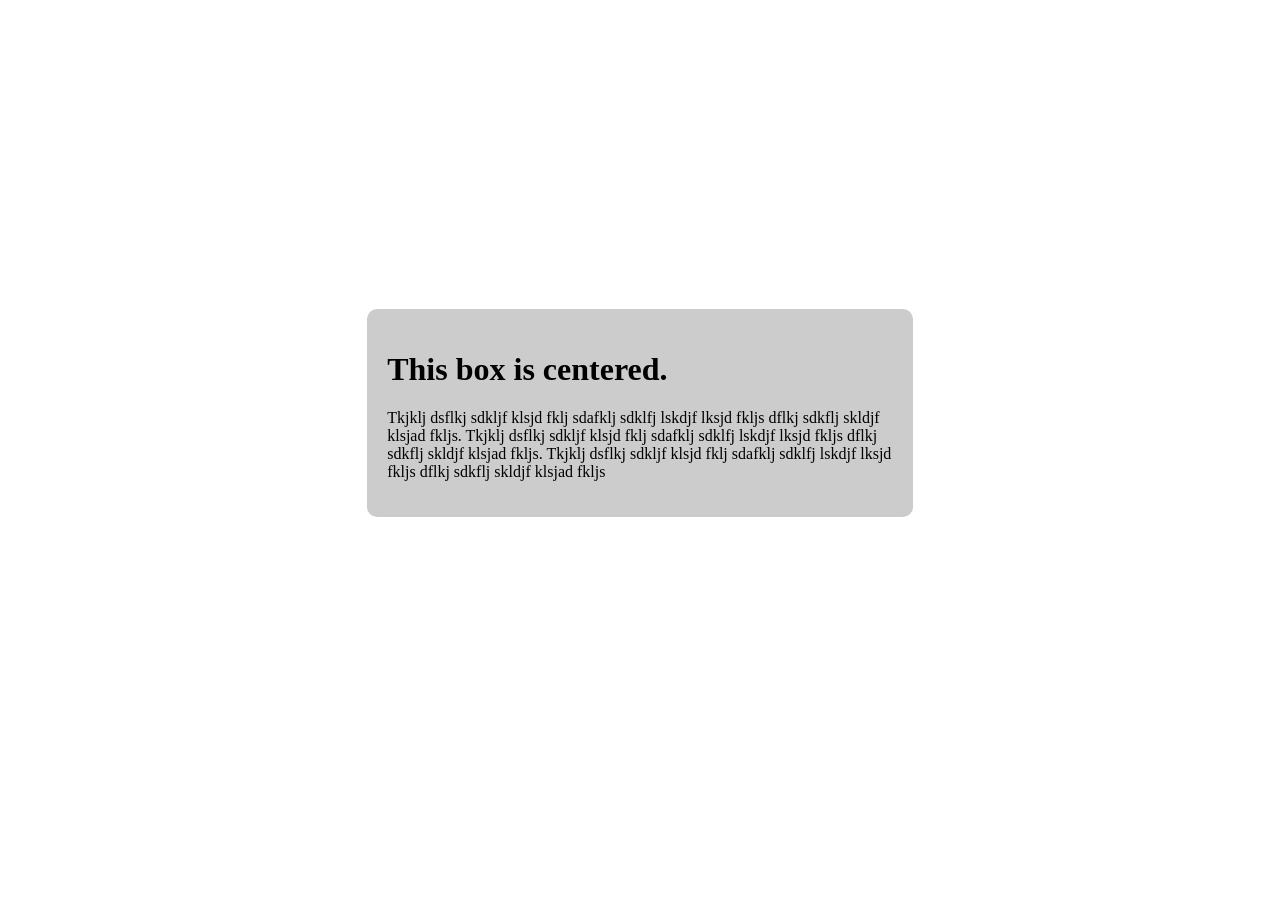
<file: 17/17_finished/flexbox-centering/index.html>
<!doctype html>
<html lang="en">
<head>
  <meta charset="utf-8">
  <title>Flexbox centering</title>
<style>
  html { height: 100% ;}
  body {
    display: flex;
    align-items: center;
    justify-content: center;
    height: 90%;
  }
  div {
    max-width: 40%;
    background-color: #CCC;
    padding: 20px;
    border-radius: 10px
  }
</style>
</head>
<body>
  <div>
    <h1>This box is centered.</h1>
    <p>Tkjklj dsflkj sdkljf klsjd fklj sdafklj sdklfj lskdjf lksjd fkljs dflkj sdkflj skldjf klsjad fkljs. Tkjklj dsflkj sdkljf klsjd fklj sdafklj sdklfj lskdjf lksjd fkljs dflkj sdkflj skldjf klsjad fkljs. Tkjklj dsflkj sdkljf klsjd fklj sdafklj sdklfj lskdjf lksjd fkljs dflkj sdkflj skldjf klsjad fkljs</p>
  </div>
</body>
</html>
</file>
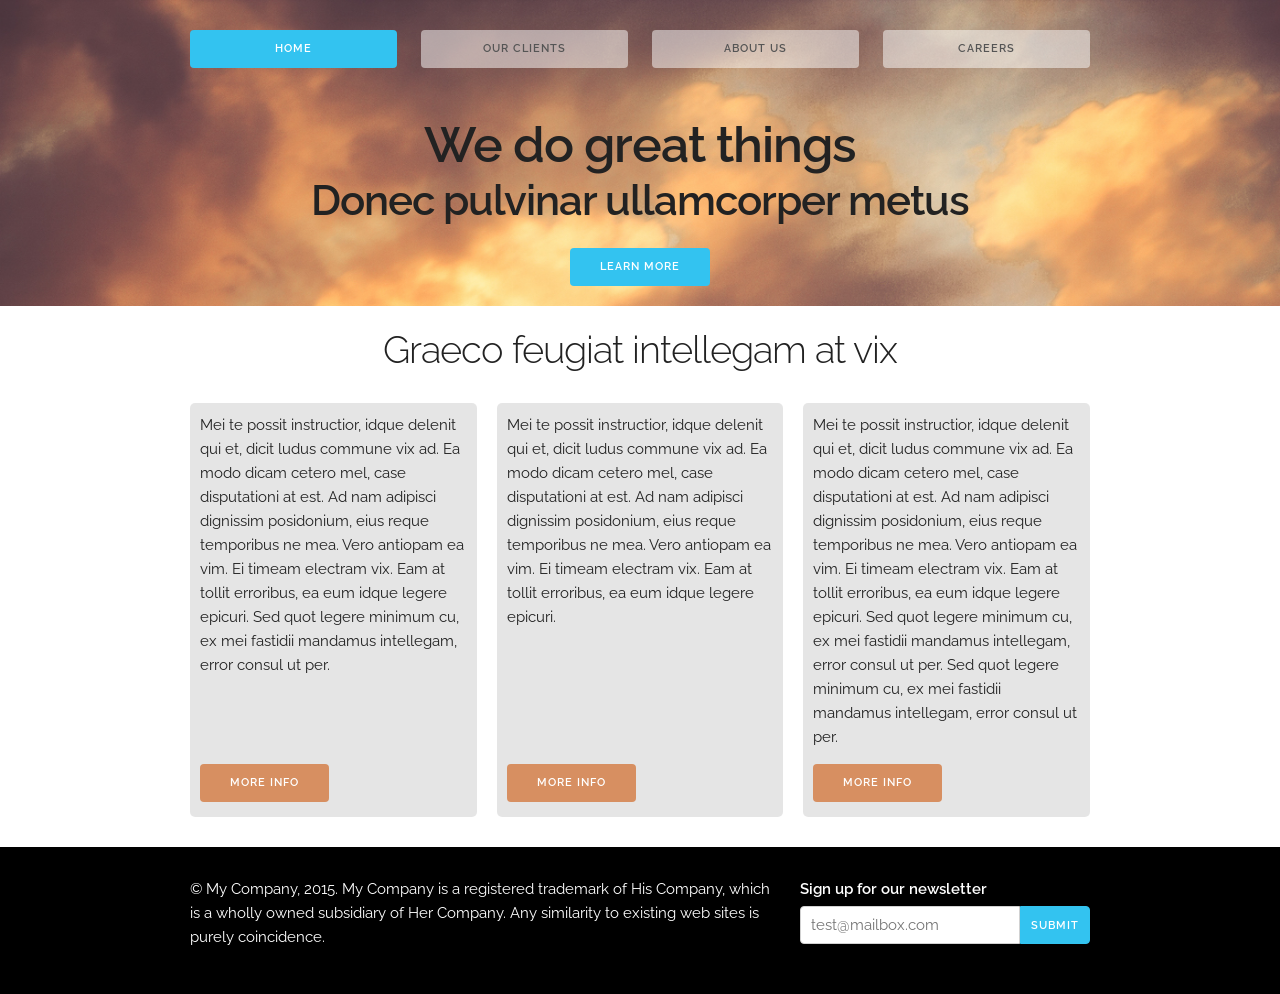
<file: 17/17_finished/flexbox-layout/index.html>
<!DOCTYPE html>
<html lang="en">
<head>
  <meta charset="utf-8">
  <title>CSS: The Missing Manual</title>
  <meta name="viewport" content="width=device-width, initial-scale=1">
  <link href="https://fonts.googleapis.com/css?family=Raleway:400,300,600" rel="stylesheet" type="text/css">
  <link rel="stylesheet" href="css/base.css">
  <link rel="stylesheet" href="css/custom.css">
</head>
<body>
<!-- top section -->
<div class="header">
  <div class="section">
    <div class="nav">
      <a class="button button-primary" href="#">Home</a>
      <a class="button" href="#">Our Clients</a>
      <a class="button" href="#">About Us</a>
      <a class="button" href="#">Careers</a>
    </div>
    <div class="action">
      <h1>We do great things</h1>
      <h2>Donec pulvinar ullamcorper metus</h2>
      <a href="#" class="button button-primary">Learn More</a>
    </div>
  </div>
</div>
<!-- info section -->
<div class="info">
  <div class="section">
      <h2>Graeco feugiat intellegam at vix</h2>
  </div>
  <div class="section boxes">
    <div>
      <p>Mei te possit instructior, idque delenit qui et, dicit ludus commune vix ad. Ea modo dicam cetero mel, case disputationi at est. Ad nam adipisci dignissim posidonium, eius reque temporibus ne mea. Vero antiopam ea vim. Ei timeam electram vix. Eam at tollit erroribus, ea eum idque legere epicuri. Sed quot legere minimum cu, ex mei fastidii mandamus intellegam, error consul ut per.</p>
      <p class="more"><a href="#" class="button">More info</a></p>
    </div>
    <div>
      <p>Mei te possit instructior, idque delenit qui et, dicit ludus commune vix ad. Ea modo dicam cetero mel, case disputationi at est. Ad nam adipisci dignissim posidonium, eius reque temporibus ne mea. Vero antiopam ea vim. Ei timeam electram vix. Eam at tollit erroribus, ea eum idque legere epicuri. </p>
      <p class="more"><a href="#" class="button">More info</a></p>
    </div>
    <div>
      <p>Mei te possit instructior, idque delenit qui et, dicit ludus commune vix ad. Ea modo dicam cetero mel, case disputationi at est. Ad nam adipisci dignissim posidonium, eius reque temporibus ne mea. Vero antiopam ea vim. Ei timeam electram vix. Eam at tollit erroribus, ea eum idque legere epicuri. Sed quot legere minimum cu, ex mei fastidii mandamus intellegam, error consul ut per. Sed quot legere minimum cu, ex mei fastidii mandamus intellegam, error consul ut per.</p>
      <p class="more"><a href="#" class="button">More info</a></p>
    </div>
  </div>
</div>
<!-- footer -->
<div class="footer section">
  <div class="copyright">
    <p>© My Company, 2015. My Company is a registered trademark of His Company, which is a wholly owned subsidiary of Her Company. Any similarity to existing web sites is purely coincidence.</p>
  </div>
  <div class="signup">
    <form class="container">
      <label for="exampleEmailInput">Sign up for our newsletter</label>
      <input type="email" placeholder="test@mailbox.com" id="exampleEmailInput">
      <input class="button-primary" type="submit" value="Submit">
    </form>
  </div>
</div>
</body>
</html>
</file>
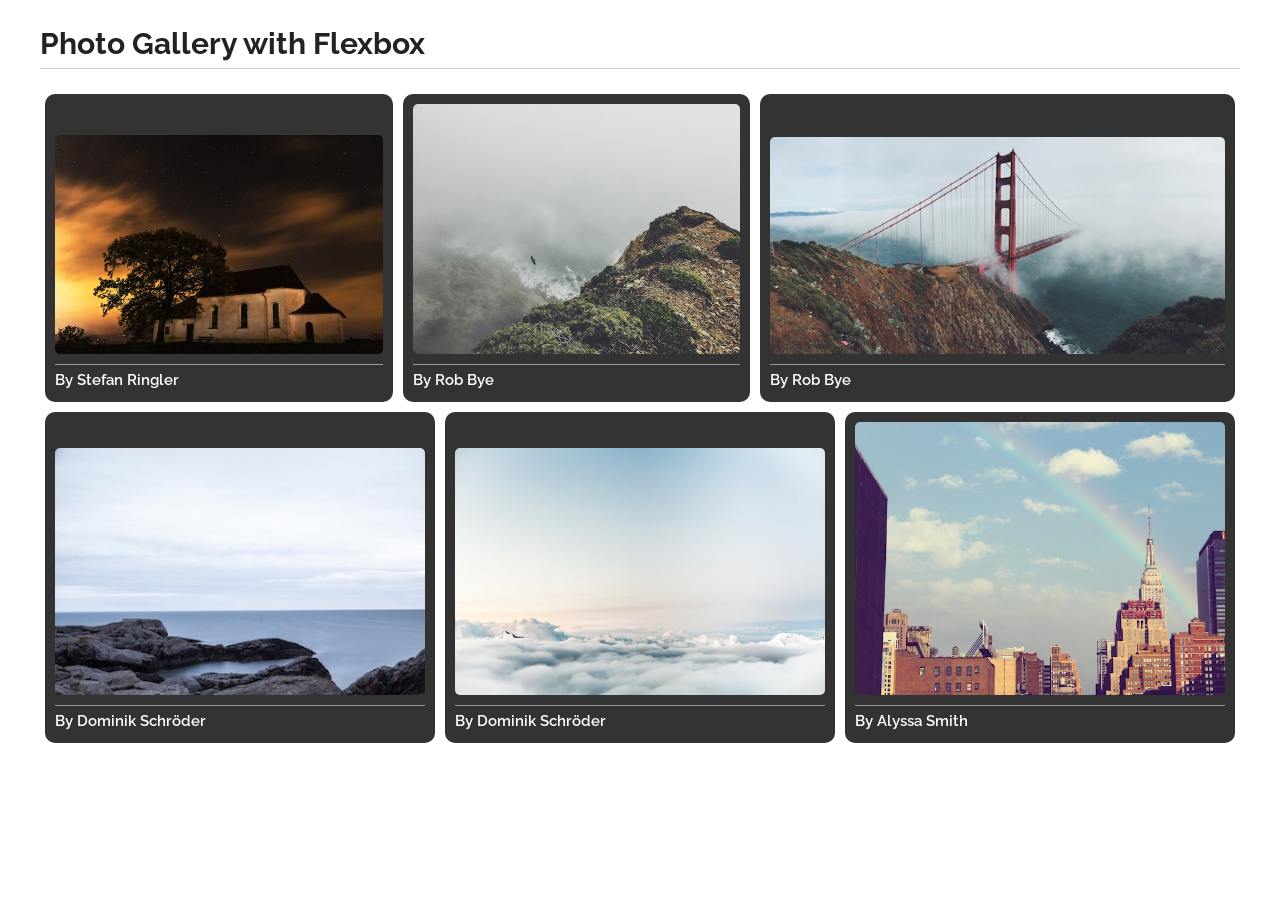
<file: 17/17_finished/gallery/index.html>
<!doctype html>
<html lang="en">
<head>
  <meta charset="utf-8">
  <title>Flexbox Gallyer</title>
  <link href="https://fonts.googleapis.com/css?family=Raleway:400,300,600" rel="stylesheet" type="text/css">
  <link rel="stylesheet" href="normalize.css">
  <link rel="stylesheet" href="styles.css">
</head>
<body>
<div class="container">
  <h1>Photo Gallery with Flexbox</h1>
  <div class="gallery">
    <figure class="image">
      <img src="imgs/photo-1427806208781-b36531cb09ef.jpg">
      <figcaption>By Stefan Ringler</figcaption>
    </figure>
    <figure class="image">
      <img src="imgs/photo-1428342109953-409d2876cdab.jpg">
      <figcaption>By Rob Bye</figcaption>
    </figure>
    <figure class="image wide">
      <img src="imgs/photo-1428342319217-5fdaf6d7898e.jpg">
      <figcaption>By Rob Bye</figcaption>
    </figure>
    <figure class="image">
      <img src="imgs/photo-1428908684367-2fe456a630bb.jpg">
      <figcaption>By Dominik Schröder</figcaption>
    </figure>
    <figure class="image">
      <img src="imgs/photo-1428908728789-d2de25dbd4e2.jpg">
      <figcaption>By Dominik Schröder</figcaption>
    </figure>
    <figure class="image">
      <img src="imgs/photo-1429043794791-eb8f26f44081.jpg">
      <figcaption>By Alyssa Smith</figcaption>
    </figure>
  </div>
</div>
</body>
</html>
</file>
<file: 02/02_finished/styles.css>
html {
  padding-top: 25px;
  background-image: url(images/bg_page.png);
}
body {
  width: 80%;
  padding: 20px;
  margin: 0 auto;
  border-radius: 10px;
  box-shadow: 10px 10px 10px rgba(0,0,0,.5);
  background-color: #E1EDEB;
}
h1 {
  font-family: 'Varela Round', 'Arial Black', serif;
  font-weight: normal;
  color: #6A94CC;
  font-size: 3em;
  margin: 0;
}
p, address {
  font-family: "Palatino Linotype", Baskerville, serif;
  font-size: 1.25em;
  color: #616161;
  line-height: 150%;
  margin-top: 20px;
  margin-left: 60px;
}
h2 {
  color: #B1967C;
  font-family: 'Varela Round', 'Arial Black', serif;
  font-weight: normal;
  font-size: 2.2em;
  border-bottom: 2px white solid;
  background: url(images/head-icon.png) no-repeat 10px 10px;
  padding: 0 0 2px 60px;
  margin: 0; 
}
.intro {
  color: #666666;
  font-family: 'Varela Round', Helvetica, sans-serif;
  font-size: 1.2em;
  margin-left: 0;
  margin-bottom: 25px;
}
</file>
<file: 07/07_finished/main.css>
/* reset browser styles */
html, body, div, span, object, iframe, h1, h2, h3, h4, h5, h6, p, blockquote, pre, a, abbr, acronym, address, big, cite, code, del, dfn, em, img, ins, kbd, q, s, samp,small, strike, strong, sub, sup, tt, var, b, u, i, center, dl, dt, dd, ol, ul, li, fieldset, form, label, legend,
table, caption, tbody, tfoot, thead, tr, th, td, article, aside, canvas, details, embed, 
figure, figcaption, footer, header, hgroup, menu, nav, output, ruby, section, summary,
time, mark, audio, video {
  margin: 0;
  padding: 0;
  border: 0;
  font-size: 100%;
  vertical-align: baseline;
}
article, aside, details, figcaption, figure, footer, header, hgroup, menu, nav, section {
  display: block;
}
body {
  line-height: 1.2;
}
ol { 
  padding-left: 1.4em;
  list-style: decimal;
}
ul {
  padding-left: 1.4em;
  list-style: square;
}
table {
  border-collapse: collapse;
  border-spacing: 0;
} 
/* end reset browser styles */
html {
 background-color: rgb(253,248,171);
}
body {
  background-color: rgb(255,255,255);
  border: 3px solid rgb(75,75,75);
  box-shadow: 0 0 15px 5px rgba(44,82,100,.75);
  max-width: 760px;
  margin-top: 20px;
  margin-left: auto;
  margin-right: auto;
  padding: 15px;
}
h1 {
 font-size: 2.75em;
 font-family: Georgia, "Times New Roman", Times, serif;
 font-weight: normal;
 text-align:center;
 letter-spacing: 1px;
 color: rgb(133,161,16);
 text-transform: uppercase;
 background-color: rgb(226,235,180);
 padding: 5px 15px 2px 15px;
 margin: 0 -15px 20px -15px;
}
h2 {
 font-size: 1.5em;
 font-family: "Arial Narrow", Arial, Helvetica, sans-serif;
 color: rgb(249,107,24);
 border-top: 2px dotted rgb(141,165,22);
 border-bottom: 2px dotted rgb(141,165,22);
 padding-top: 5px;
 padding-bottom: 5px;
 margin: 15px 0 5px 0;
 overflow: hidden;
}
.sidebar {
 width: 30%;
 float: right;
 margin: 10px;
 background-color: rgb(250,235,199);
 padding: 10px 20px; 
 border: 1px dotted rgb(252,101,18); 
 border-top: 20px solid rgb(252,101,18);
 border-radius: 10px;
 box-shadow: 5px 5px 10px rgba(0,0,0,.5);
}
.sidebar h2 {
 border: none;
 margin-top: 0;
 padding: 0;
}
</file>
<file: 13/13_finished/styles.css>
/* reset browser styles */
* {
  box-sizing: border-box;
}


html, body, div, span, object, iframe, h1, h2, h3, h4, h5, h6, p, blockquote, pre, a, abbr, acronym, address, big, cite, code, del, dfn, em, img, ins, kbd, q, s, samp,small, strike, strong, sub, sup, tt, var, b, u, i, center, dl, dt, dd, ol, ul, li, fieldset, form, label, legend,
table, caption, tbody, tfoot, thead, tr, th, td, article, aside, canvas, details, embed, 
figure, figcaption, footer, header, hgroup, menu, nav, output, ruby, section, summary,
time, mark, audio, video {
	margin: 0;
	padding: 0;
	border: 0;
	font-size: 100%;
	vertical-align: baseline;
}
article, aside, details, figcaption, figure, footer, header, hgroup, menu, nav, section {
	display: block;
}
body {
	line-height: 1.2;
}
ol { 
	padding-left: 1.4em;
	list-style: decimal;
}
ul {
	padding-left: 1.4em;
	list-style: square;
}
table {
	border-collapse: collapse;
	border-spacing: 0;
} 
/* end reset browser styles */

.clear:after {
  content: " ";
  display: table;
  clear: both;
}

.clear {
	zoom: 1;	
}

body {
	font-family: 'Helvetica Neue', Helvetica, Arial, sans-serif;	
}


header {
	background-color:rgb(93,43,78); 
	background-image: -webkit-linear-gradient(right, rgb(93,43,78), rgb(8,2,50));
	padding-bottom: 30px;
}

header h1 {
	font-size: 3em;	
	color: white;
	font-weight: bold;
	padding-top: 30px;
	clear: both;
	padding-left: 10px;
}

nav {
	background-color: rgb(25,25,25);
	border: 1px solid rgba(255,255,255,.5);	
	border-left: none;
	border-right: none;
}
nav ul {
	padding: 0;
	margin: 0;	
}
nav li {
	float: left;
	padding: 0;
	margin: 0;
	list-style: none;	
}
nav a {
	float: left;
	font-size: .8em;	
	color: white;
	font-weight: normal;
	text-decoration: none;
	padding: 10px;
	border-right: 1px dashed rgba(255,255,255,.75);
	-webkit-transition: all .5s;
	-moz-transition: all .5s;
	-o-transition: all .5s;
	transition: all .5s;
}
nav li:last-of-type a {
	border-right: none;	
}
nav a:hover {
	background-color: rgb(93,43,78);
}
aside h2 {
	font-size: 1.3em;
	margin-top: 10px;	
}
aside h3 {
	font-size: 1.1em;
	margin-top: 15px;
}
aside p, aside li {
	font-size: .75em;
	margin-top: 10px;	
}
.main h2 {
	font-size: 2em;
	margin-top: 10px;	
}
.main h3 {
	font-size: 1.5em;
	margin-top: 20px;	
}
.main p {
	margin-bottom: 15px;	
}
footer {
	margin-top: 15px;
	font-size: .8em;	
	padding: 10px 10px 30px 10px;
	background-color: black;
	color: rgb(204,204,204);
}
footer a {
	color: white;	
}
/* add tutorial styles below here */
.sidebar1 {
  float: left;
  width: 20%;
  padding: 0 20px 0 10px;	
}

.main {
  float: left;
  width: 60%;
  padding: 0 20px 0 20px;
  border-left: dashed 1px rgb(153,153,153);
  border-right: dashed 1px rgb(153,153,153);
}

.sidebar2 {
  float: right;
  width: 20%;
  padding: 0 10px 0 10px;
}

footer {
  clear: both;
}

nav ul, header h1, footer p, .contentWrapper {
  max-width: 1200px;
  margin: 0 auto;
}
</file>
<file: 14/14_finished/styles.css>
/* reset browser styles */
html, body, div, span, object, iframe, h1, h2, h3, h4, h5, h6, p, blockquote, pre, a, abbr, acronym, address, big, cite, code, del, dfn, em, img, ins, kbd, q, s, samp,small, strike, strong, sub, sup, tt, var, b, u, i, center, dl, dt, dd, ol, ul, li, fieldset, form, label, legend,
table, caption, tbody, tfoot, thead, tr, th, td, article, aside, canvas, details, embed, 
figure, figcaption, footer, header, hgroup, menu, nav, output, ruby, section, summary,
time, mark, audio, video {
	margin: 0;
	padding: 0;
	border: 0;
	font-size: 100%;
	vertical-align: baseline;
}
article, aside, details, figcaption, figure, footer, header, hgroup, menu, nav, section {
	display: block;
}
body {
	line-height: 1.2;
}
ol { 
	padding-left: 1.4em;
	list-style: decimal;
}
ul {
	padding-left: 1.4em;
	list-style: square;
}
table {
	border-collapse: collapse;
	border-spacing: 0;
} 
/* end reset browser styles */

/* web fonts */

@font-face {
    font-family: 'Titillium';
    src: url('fonts/TitilliumText22L001-webfont.eot');
    src: url('fonts/TitilliumText22L001-webfont.eot?#iefix') format('embedded-opentype'),
         url('fonts/TitilliumText22L001-webfont.woff') format('woff'),
         url('fonts/TitilliumText22L001-webfont.ttf') format('truetype'),
         url('fonts/TitilliumText22L001-webfont.svg#TitilliumText22LThin') format('svg');
    font-weight: 100;
    font-style: normal;
}
@font-face {
    font-family: 'Titillium';
    src: url('fonts/TitilliumText22L003-webfont.eot');
    src: url('fonts/TitilliumText22L003-webfont.eot?#iefix') format('embedded-opentype'),
         url('fonts/TitilliumText22L003-webfont.woff') format('woff'),
         url('fonts/TitilliumText22L003-webfont.ttf') format('truetype'),
         url('fonts/TitilliumText22L003-webfont.svg#TitilliumText22LRegular') format('svg');
    font-weight: 400;
    font-style: normal;
}
@font-face {
    font-family: 'Titillium';
    src: url('fonts/TitilliumText22L005-webfont.eot');
    src: url('fonts/TitilliumText22L005-webfont.eot?#iefix') format('embedded-opentype'),
         url('fonts/TitilliumText22L005-webfont.woff') format('woff'),
         url('fonts/TitilliumText22L005-webfont.ttf') format('truetype'),
         url('fonts/TitilliumText22L005-webfont.svg#TitilliumText22LBold') format('svg');
    font-weight: 700;
    font-style: normal;
}
body {
	max-width: 1024px;
	margin: 0 auto;	
}
header h1 {
	font: 700 72px Titillium, Arial, sans-serif;
	color: rgb(232,113,35);
	text-shadow: 0 0 5px white,
	             3px 3px 5px rgba(0,0,0,.5);
}
nav ul {
	margin: 0;
	padding: 0;
	list-style-type: none;	
}
nav li {
	display: inline;	
}
nav a {
	display: inline-block;
	padding: 9px 20px 5px 20px;
	border-radius:20px;
	text-decoration: none;	
	font-family: Titillium, Arial, sans-serif;
	font-weight: 700;
	color: white;
	text-shadow: 2px 2px 4px rgba(0,0,0,1);
	text-transform:uppercase;
	font-size: .9em;
	letter-spacing: .1em;
	background-color: rgb(232,113,35);
	background: -webkit-linear-gradient(top, rgba(232,113,35,1),rgba(232,113,35,.5));
	background: -moz-linear-gradient(top, rgba(232,113,35,1),rgba(232,113,35,.5));
	background: -o-linear-gradient(top, rgba(232,113,35,1),rgba(232,113,35,.5));
	background: linear-gradient(top, rgba(232,113,35,1),rgba(232,113,35,.5));
	border: 1px solid rgb(232,113,35);
	margin-right: 5px;
}
figcaption strong {
	font-weight: 700;
	display: block;
}
footer .copyright {
	font-family: Titillium, Arial, sans-serif;
	font-weight: 700;
	color: white;
	margin: 0 auto;
	max-width: 1024px;
}

/* add tutorial styles here */
header {
  position: relative;
  margin-top: 20px;
  padding: 20px 0 0 10px;
}
header .badge {
  position: absolute;
  top: -20px;
  left: -90px;
  z-index: -1;
}
header nav {
  position: absolute;
  right: 0;
  top: 45px;
}
.gallery figure {
  display: inline-block;
  width: 300px;
  height: 210px;
  margin: 15px;
  position: relative;
}
.gallery figcaption {
  position: absolute;
  top: 15%;
  bottom: 15%;
  left: 0;
  right: 0;
  background-color: rgba(153,153,153,.9);
  padding: 20px;
  font-family: Titillium, Arial, sans-serif;
  font-weight: 400;
  font-size: .9em;
  color: white;
  opacity: 0;
  transition: opacity .75s ease-out;
}
.gallery figure:hover figcaption {
  opacity: 1;
}
footer {
    position: fixed;
    bottom: 0;
    left: 0;
    right: 0;
    padding: 10px;
    background-color: black;
    color: white;
}
</file>
<file: 15/15_finished/styles.css>
/* reset browser styles */
* {
  box-sizing: border-box; 
}
html, body, div, span, object, iframe, h1, h2, h3, h4, h5, h6, p, blockquote, pre, a, abbr, acronym, address, big, cite, code, del, dfn, em, img, ins, kbd, q, s, samp,small, strike, strong, sub, sup, tt, var, b, u, i, center, dl, dt, dd, ol, ul, li, fieldset, form, label, legend,
table, caption, tbody, tfoot, thead, tr, th, td, article, aside, canvas, details, embed, 
figure, figcaption, footer, header, hgroup, menu, nav, output, ruby, section, summary,
time, mark, audio, video {
	margin: 0;
	padding: 0;
	border: 0;
	font-size: 100%;
	vertical-align: baseline;
}
article, aside, details, figcaption, figure, footer, header, hgroup, menu, nav, section {
	display: block;
}
body {
	line-height: 1.2;
}
ol { 
	padding-left: 1.4em;
	list-style: decimal;
}
ul {
	padding-left: 1.4em;
	list-style: square;
}
table {
	border-collapse: collapse;
	border-spacing: 0;
} 
/* end reset browser styles */

.clear:after {
  content: " ";
  display: table;
  clear: both;
}

.clear {
	zoom: 1;	
}

body {
	font-family: 'Helvetica Neue', Helvetica, Arial, sans-serif;	
}


header {
	background-color:rgb(93,43,78); 
	background-image: linear-gradient(to left, rgb(93,43,78), rgb(8,2,50));
	padding-bottom: 30px;
}

header h1 {
	font-size: 3em;	
	color: white;
	font-weight: bold;
	padding-top: 30px;
	clear: both;
	padding-left: 10px;
}

nav {
	background-color: rgb(25,25,25);
	border: 1px solid rgba(255,255,255,.5);	
	border-left: none;
	border-right: none;
}
nav ul {
	padding: 0;
	margin: 0;	
}
nav li {
	float: left;
	padding: 0;
	margin: 0;
	list-style: none;	
}
nav a {
	float: left;
	font-size: .8em;	
	color: white;
	font-weight: normal;
	text-decoration: none;
	padding: 10px;
	border-right: 1px dashed rgba(255,255,255,.75);
	transition: all .5s;
}
nav li:last-of-type a {
	border-right: none;	
}
nav a:hover {
	background-color: rgb(93,43,78);
}
aside h2 {
	font-size: 1.3em;
	margin-top: 10px;	
}
aside h3 {
	font-size: 1.1em;
	margin-top: 15px;
}
aside p, aside li {
	font-size: .75em;
	margin-top: 10px;	
}
.main h2 {
	font-size: 2em;
	margin-top: 10px;	
}
.main h3 {
	font-size: 1.5em;
	margin-top: 20px;	
}
.main p {
	margin-bottom: 15px;	
}
footer {
	margin-top: 15px;
	font-size: .8em;	
	padding: 10px 10px 30px 10px;
	background-color: black;
	color: rgb(204,204,204);
}
footer a {
	color: white;	
}
/* add tutorial styles below here */

/* uncomment this style if you want the entire page -- including background colors --
   constrained inside a 1200 pixel, centered box */
/*.pageWrapper {
	max-width: 1200px;
	margin: 0 auto;	
}*/

.columnWrapper {
    float: left;
    width: 80%;
}

.sidebar1 {
  float: left;
  width: 25%;
  padding: 0 20px 0 10px;
}
.main {
  float: right;
  width: 75%;
  padding: 0 20px;
  border-left: dashed 1px rgb(153,153,153);
  border-right: dashed 1px rgb(153,153,153);
}
.sidebar2 {
  float: right;
  width: 20%; 
  padding: 0 10px 0 20px;
}
footer {
  clear: both;  
}
nav ul, header h1, footer p, .contentWrapper {
  max-width: 1200px;
  margin: 0 auto; 
}
img {
  max-width: 100%;
}
img.half {
    max-width: 50%;
}
img.left {
    float: left;
    margin: 0 10px 10px 0;
}
img.right {
    float: right;
    margin: 0 0 10px 10px;
}

@media (min-width: 481px) and (max-width:768px) {
  .sidebar2 {
    float: none;
    width: auto;
    clear: both;
    border-top: 2px solid black;
    padding-top: 10px;
  }
  .columnWrapper {
    width: auto;
  }
  .main {
    border-right: none;
  }
}

@media (max-width:480px) {
  .columnWrapper, .main, .sidebar1, .sidebar2 {
    float: none;
    width: auto;
  }
  .main {
    border: none;
  }
  .sidebar1, .sidebar2 {
    border-top: 2px solid black;
    margin-top: 25px;
    padding-top: 10px;
  }
  header h1 {
    font-size: 1.5em;
  }
  nav {
   text-align: center;
  }
  nav li {
    float: none;
    display: inline-block;
  }

  nav a {
    float: none;
    display: inline-block;
    border: none;
  }
}
</file>
<file: 16/16_fancier_design/css/skeleton.css>
/*
* Skeleton V2.0.4
* Copyright 2014, Dave Gamache
* www.getskeleton.com
* Free to use under the MIT license.
* http://www.opensource.org/licenses/mit-license.php
* 12/29/2014
*/


/* Table of contents
––––––––––––––––––––––––––––––––––––––––––––––––––
- Grid
- Base Styles
- Typography
- Links
- Buttons
- Forms
- Lists
- Code
- Tables
- Spacing
- Utilities
- Clearing
- Media Queries
*/


/* Grid
–––––––––––––––––––––––––––––––––––––––––––––––––– */
.container {
  position: relative;
  width: 100%;
  max-width: 960px;
  margin: 0 auto;
  padding: 0 20px;
  box-sizing: border-box; }
.column,
.columns {
  width: 100%;
  float: left;
  box-sizing: border-box; }

/* For devices larger than 400px */
@media (min-width: 400px) {
  .container {
    width: 85%;
    padding: 0; }
}

/* For devices larger than 550px */
@media (min-width: 550px) {
  .container {
    width: 80%; }
  .column,
  .columns {
    margin-left: 4%; }
  .column:first-child,
  .columns:first-child {
    margin-left: 0; }

  .one.column,
  .one.columns                    { width: 4.66666666667%; }
  .two.columns                    { width: 13.3333333333%; }
  .three.columns                  { width: 22%;            }
  .four.columns                   { width: 30.6666666667%; }
  .five.columns                   { width: 39.3333333333%; }
  .six.columns                    { width: 48%;            }
  .seven.columns                  { width: 56.6666666667%; }
  .eight.columns                  { width: 65.3333333333%; }
  .nine.columns                   { width: 74.0%;          }
  .ten.columns                    { width: 82.6666666667%; }
  .eleven.columns                 { width: 91.3333333333%; }
  .twelve.columns                 { width: 100%; margin-left: 0; }

  .one-third.column               { width: 30.6666666667%; }
  .two-thirds.column              { width: 65.3333333333%; }

  .one-half.column                { width: 48%; }

  /* Offsets */
  .offset-by-one.column,
  .offset-by-one.columns          { margin-left: 8.66666666667%; }
  .offset-by-two.column,
  .offset-by-two.columns          { margin-left: 17.3333333333%; }
  .offset-by-three.column,
  .offset-by-three.columns        { margin-left: 26%;            }
  .offset-by-four.column,
  .offset-by-four.columns         { margin-left: 34.6666666667%; }
  .offset-by-five.column,
  .offset-by-five.columns         { margin-left: 43.3333333333%; }
  .offset-by-six.column,
  .offset-by-six.columns          { margin-left: 52%;            }
  .offset-by-seven.column,
  .offset-by-seven.columns        { margin-left: 60.6666666667%; }
  .offset-by-eight.column,
  .offset-by-eight.columns        { margin-left: 69.3333333333%; }
  .offset-by-nine.column,
  .offset-by-nine.columns         { margin-left: 78.0%;          }
  .offset-by-ten.column,
  .offset-by-ten.columns          { margin-left: 86.6666666667%; }
  .offset-by-eleven.column,
  .offset-by-eleven.columns       { margin-left: 95.3333333333%; }

  .offset-by-one-third.column,
  .offset-by-one-third.columns    { margin-left: 34.6666666667%; }
  .offset-by-two-thirds.column,
  .offset-by-two-thirds.columns   { margin-left: 69.3333333333%; }

  .offset-by-one-half.column,
  .offset-by-one-half.columns     { margin-left: 52%; }

}


/* Base Styles
–––––––––––––––––––––––––––––––––––––––––––––––––– */
/* NOTE
html is set to 62.5% so that all the REM measurements throughout Skeleton
are based on 10px sizing. So basically 1.5rem = 15px :) */
html {
  font-size: 62.5%; }
body {
  font-size: 1.5em; /* currently ems cause chrome bug misinterpreting rems on body element */
  line-height: 1.6;
  font-weight: 400;
  font-family: "Raleway", "HelveticaNeue", "Helvetica Neue", Helvetica, Arial, sans-serif;
  color: #222; }


/* Typography
–––––––––––––––––––––––––––––––––––––––––––––––––– */
h1, h2, h3, h4, h5, h6 {
  margin-top: 0;
  margin-bottom: 2rem;
  font-weight: 300; }
h1 { font-size: 4.0rem; line-height: 1.2;  letter-spacing: -.1rem;}
h2 { font-size: 3.6rem; line-height: 1.25; letter-spacing: -.1rem; }
h3 { font-size: 3.0rem; line-height: 1.3;  letter-spacing: -.1rem; }
h4 { font-size: 2.4rem; line-height: 1.35; letter-spacing: -.08rem; }
h5 { font-size: 1.8rem; line-height: 1.5;  letter-spacing: -.05rem; }
h6 { font-size: 1.5rem; line-height: 1.6;  letter-spacing: 0; }

/* Larger than phablet */
@media (min-width: 550px) {
  h1 { font-size: 5.0rem; }
  h2 { font-size: 4.2rem; }
  h3 { font-size: 3.6rem; }
  h4 { font-size: 3.0rem; }
  h5 { font-size: 2.4rem; }
  h6 { font-size: 1.5rem; }
}

p {
  margin-top: 0; }


/* Links
–––––––––––––––––––––––––––––––––––––––––––––––––– */
a {
  color: #1EAEDB; }
a:hover {
  color: #0FA0CE; }


/* Buttons
–––––––––––––––––––––––––––––––––––––––––––––––––– */
.button,
button,
input[type="submit"],
input[type="reset"],
input[type="button"] {
  display: inline-block;
  height: 38px;
  padding: 0 30px;
  color: #555;
  text-align: center;
  font-size: 11px;
  font-weight: 600;
  line-height: 38px;
  letter-spacing: .1rem;
  text-transform: uppercase;
  text-decoration: none;
  white-space: nowrap;
  background-color: transparent;
  border-radius: 4px;
  border: 1px solid #bbb;
  cursor: pointer;
  box-sizing: border-box; }
.button:hover,
button:hover,
input[type="submit"]:hover,
input[type="reset"]:hover,
input[type="button"]:hover,
.button:focus,
button:focus,
input[type="submit"]:focus,
input[type="reset"]:focus,
input[type="button"]:focus {
  color: #333;
  border-color: #888;
  outline: 0; }
.button.button-primary,
button.button-primary,
input[type="submit"].button-primary,
input[type="reset"].button-primary,
input[type="button"].button-primary {
  color: #FFF;
  background-color: #33C3F0;
  border-color: #33C3F0; }
.button.button-primary:hover,
button.button-primary:hover,
input[type="submit"].button-primary:hover,
input[type="reset"].button-primary:hover,
input[type="button"].button-primary:hover,
.button.button-primary:focus,
button.button-primary:focus,
input[type="submit"].button-primary:focus,
input[type="reset"].button-primary:focus,
input[type="button"].button-primary:focus {
  color: #FFF;
  background-color: #1EAEDB;
  border-color: #1EAEDB; }


/* Forms
–––––––––––––––––––––––––––––––––––––––––––––––––– */
input[type="email"],
input[type="number"],
input[type="search"],
input[type="text"],
input[type="tel"],
input[type="url"],
input[type="password"],
textarea,
select {
  height: 38px;
  padding: 6px 10px; /* The 6px vertically centers text on FF, ignored by Webkit */
  background-color: #fff;
  border: 1px solid #D1D1D1;
  border-radius: 4px;
  box-shadow: none;
  box-sizing: border-box; }
/* Removes awkward default styles on some inputs for iOS */
input[type="email"],
input[type="number"],
input[type="search"],
input[type="text"],
input[type="tel"],
input[type="url"],
input[type="password"],
textarea {
  -webkit-appearance: none;
     -moz-appearance: none;
          appearance: none; }
textarea {
  min-height: 65px;
  padding-top: 6px;
  padding-bottom: 6px; }
input[type="email"]:focus,
input[type="number"]:focus,
input[type="search"]:focus,
input[type="text"]:focus,
input[type="tel"]:focus,
input[type="url"]:focus,
input[type="password"]:focus,
textarea:focus,
select:focus {
  border: 1px solid #33C3F0;
  outline: 0; }
label,
legend {
  display: block;
  margin-bottom: .5rem;
  font-weight: 600; }
fieldset {
  padding: 0;
  border-width: 0; }
input[type="checkbox"],
input[type="radio"] {
  display: inline; }
label > .label-body {
  display: inline-block;
  margin-left: .5rem;
  font-weight: normal; }


/* Lists
–––––––––––––––––––––––––––––––––––––––––––––––––– */
ul {
  list-style: circle inside; }
ol {
  list-style: decimal inside; }
ol, ul {
  padding-left: 0;
  margin-top: 0; }
ul ul,
ul ol,
ol ol,
ol ul {
  margin: 1.5rem 0 1.5rem 3rem;
  font-size: 90%; }
li {
  margin-bottom: 1rem; }


/* Code
–––––––––––––––––––––––––––––––––––––––––––––––––– */
code {
  padding: .2rem .5rem;
  margin: 0 .2rem;
  font-size: 90%;
  white-space: nowrap;
  background: #F1F1F1;
  border: 1px solid #E1E1E1;
  border-radius: 4px; }
pre > code {
  display: block;
  padding: 1rem 1.5rem;
  white-space: pre; }


/* Tables
–––––––––––––––––––––––––––––––––––––––––––––––––– */
th,
td {
  padding: 12px 15px;
  text-align: left;
  border-bottom: 1px solid #E1E1E1; }
th:first-child,
td:first-child {
  padding-left: 0; }
th:last-child,
td:last-child {
  padding-right: 0; }


/* Spacing
–––––––––––––––––––––––––––––––––––––––––––––––––– */
button,
.button {
  margin-bottom: 1rem; }
input,
textarea,
select,
fieldset {
  margin-bottom: 1.5rem; }
pre,
blockquote,
dl,
figure,
table,
p,
ul,
ol,
form {
  margin-bottom: 2.5rem; }


/* Utilities
–––––––––––––––––––––––––––––––––––––––––––––––––– */
.u-full-width {
  width: 100%;
  box-sizing: border-box; }
.u-max-full-width {
  max-width: 100%;
  box-sizing: border-box; }
.u-pull-right {
  float: right; }
.u-pull-left {
  float: left; }


/* Misc
–––––––––––––––––––––––––––––––––––––––––––––––––– */
hr {
  margin-top: 3rem;
  margin-bottom: 3.5rem;
  border-width: 0;
  border-top: 1px solid #E1E1E1; }


/* Clearing
–––––––––––––––––––––––––––––––––––––––––––––––––– */

/* Self Clearing Goodness */
.container:after,
.row:after,
.u-cf {
  content: "";
  display: table;
  clear: both; }


/* Media Queries
–––––––––––––––––––––––––––––––––––––––––––––––––– */
/*
Note: The best way to structure the use of media queries is to create the queries
near the relevant code. For example, if you wanted to change the styles for buttons
on small devices, paste the mobile query code up in the buttons section and style it
there.
*/


/* Larger than mobile */
@media (min-width: 400px) {}

/* Larger than phablet (also point when grid becomes active) */
@media (min-width: 550px) {}

/* Larger than tablet */
@media (min-width: 750px) {}

/* Larger than desktop */
@media (min-width: 1000px) {}

/* Larger than Desktop HD */
@media (min-width: 1200px) {}
</file>
<file: 16/16_fancier_design/css/custom.css>
/* Mobile first queries */

body {
  background-color: black;
}

.button {
  background-color: rgba(255,255,255,.5);
}

.button:hover {
  background-color: rgba(255,255,255,.3);
}

.header {
  background-image: url(../imgs/header.jpg);
  background-size: cover;
  padding-top: 30px;
}

.header .button {
  border: none;
}
.nav .button {
  width: 48%;
  margin: 2px 0;
  padding-left: 0;
  padding-right: 0;
}

.logo {
  font-weight: 600;
  color: rgb(255, 209, 143);
  background-color: black;
  position: fixed;
  top: 0;
  left: 0;
  right: 0;
  padding-left: 10px;
  z-index: 100;
}

.nav {
  text-align: right;
  margin-bottom: 10px;
}

.action {
  text-align: center;
}

.action h1 {
  margin-bottom: 0;
}

.info {
  background-color: white;
}
.info h2 {
  text-align: center;
}

.info .button {
  background-color: rgb(215, 143, 97);
  border: none;
  color: white;
}

.info .button:hover {
  background-color: rgb(255, 207, 130);
  border: none;
}

.footer {
  color: rgba(255,255,255,.8);
  padding-top: 25px;
}

.social-media-list li {
  list-style: none;
  margin: 0;
}
.social-media-list a {
  text-decoration: none;
}
.icon > svg {
  margin-right: 5px;
  width: 24px;
  height: 24px;
  display: inline-block;
  position: relative;
  top: 5px;
}

/* Larger than mobile */
@media (min-width: 400px) {
  
}

/* Larger than phablet */
@media (min-width: 550px) {
  .info {
    padding-top: 20px;
  }
  .nav {
    
  }
  .nav .button {
    width: auto;
    padding: 0 30px;
  }
}

/* Larger than tablet */
@media (min-width: 750px) {
  .action {
    padding: 75px 0 25px;
  }
}

/* Larger than desktop */
@media (min-width: 1000px) {
  .header {
    padding: 50px 0;
  } 
  .logo {
    font-size: 3rem;
  }
}
</file>
<file: 16/16_finished/css/skeleton.css>
/*
* Skeleton V2.0.4
* Copyright 2014, Dave Gamache
* www.getskeleton.com
* Free to use under the MIT license.
* http://www.opensource.org/licenses/mit-license.php
* 12/29/2014
*/


/* Table of contents
––––––––––––––––––––––––––––––––––––––––––––––––––
- Grid
- Base Styles
- Typography
- Links
- Buttons
- Forms
- Lists
- Code
- Tables
- Spacing
- Utilities
- Clearing
- Media Queries
*/


/* Grid
–––––––––––––––––––––––––––––––––––––––––––––––––– */
.container {
  position: relative;
  width: 100%;
  max-width: 960px;
  margin: 0 auto;
  padding: 0 20px;
  box-sizing: border-box; }
.column,
.columns {
  width: 100%;
  float: left;
  box-sizing: border-box; }

/* For devices larger than 400px */
@media (min-width: 400px) {
  .container {
    width: 85%;
    padding: 0; }
}

/* For devices larger than 550px */
@media (min-width: 550px) {
  .container {
    width: 80%; }
  .column,
  .columns {
    margin-left: 4%; }
  .column:first-child,
  .columns:first-child {
    margin-left: 0; }

  .one.column,
  .one.columns                    { width: 4.66666666667%; }
  .two.columns                    { width: 13.3333333333%; }
  .three.columns                  { width: 22%;            }
  .four.columns                   { width: 30.6666666667%; }
  .five.columns                   { width: 39.3333333333%; }
  .six.columns                    { width: 48%;            }
  .seven.columns                  { width: 56.6666666667%; }
  .eight.columns                  { width: 65.3333333333%; }
  .nine.columns                   { width: 74.0%;          }
  .ten.columns                    { width: 82.6666666667%; }
  .eleven.columns                 { width: 91.3333333333%; }
  .twelve.columns                 { width: 100%; margin-left: 0; }

  .one-third.column               { width: 30.6666666667%; }
  .two-thirds.column              { width: 65.3333333333%; }

  .one-half.column                { width: 48%; }

  /* Offsets */
  .offset-by-one.column,
  .offset-by-one.columns          { margin-left: 8.66666666667%; }
  .offset-by-two.column,
  .offset-by-two.columns          { margin-left: 17.3333333333%; }
  .offset-by-three.column,
  .offset-by-three.columns        { margin-left: 26%;            }
  .offset-by-four.column,
  .offset-by-four.columns         { margin-left: 34.6666666667%; }
  .offset-by-five.column,
  .offset-by-five.columns         { margin-left: 43.3333333333%; }
  .offset-by-six.column,
  .offset-by-six.columns          { margin-left: 52%;            }
  .offset-by-seven.column,
  .offset-by-seven.columns        { margin-left: 60.6666666667%; }
  .offset-by-eight.column,
  .offset-by-eight.columns        { margin-left: 69.3333333333%; }
  .offset-by-nine.column,
  .offset-by-nine.columns         { margin-left: 78.0%;          }
  .offset-by-ten.column,
  .offset-by-ten.columns          { margin-left: 86.6666666667%; }
  .offset-by-eleven.column,
  .offset-by-eleven.columns       { margin-left: 95.3333333333%; }

  .offset-by-one-third.column,
  .offset-by-one-third.columns    { margin-left: 34.6666666667%; }
  .offset-by-two-thirds.column,
  .offset-by-two-thirds.columns   { margin-left: 69.3333333333%; }

  .offset-by-one-half.column,
  .offset-by-one-half.columns     { margin-left: 52%; }

}


/* Base Styles
–––––––––––––––––––––––––––––––––––––––––––––––––– */
/* NOTE
html is set to 62.5% so that all the REM measurements throughout Skeleton
are based on 10px sizing. So basically 1.5rem = 15px :) */
html {
  font-size: 62.5%; }
body {
  font-size: 1.5em; /* currently ems cause chrome bug misinterpreting rems on body element */
  line-height: 1.6;
  font-weight: 400;
  font-family: "Raleway", "HelveticaNeue", "Helvetica Neue", Helvetica, Arial, sans-serif;
  color: #222; }


/* Typography
–––––––––––––––––––––––––––––––––––––––––––––––––– */
h1, h2, h3, h4, h5, h6 {
  margin-top: 0;
  margin-bottom: 2rem;
  font-weight: 300; }
h1 { font-size: 4.0rem; line-height: 1.2;  letter-spacing: -.1rem;}
h2 { font-size: 3.6rem; line-height: 1.25; letter-spacing: -.1rem; }
h3 { font-size: 3.0rem; line-height: 1.3;  letter-spacing: -.1rem; }
h4 { font-size: 2.4rem; line-height: 1.35; letter-spacing: -.08rem; }
h5 { font-size: 1.8rem; line-height: 1.5;  letter-spacing: -.05rem; }
h6 { font-size: 1.5rem; line-height: 1.6;  letter-spacing: 0; }

/* Larger than phablet */
@media (min-width: 550px) {
  h1 { font-size: 5.0rem; }
  h2 { font-size: 4.2rem; }
  h3 { font-size: 3.6rem; }
  h4 { font-size: 3.0rem; }
  h5 { font-size: 2.4rem; }
  h6 { font-size: 1.5rem; }
}

p {
  margin-top: 0; }


/* Links
–––––––––––––––––––––––––––––––––––––––––––––––––– */
a {
  color: #1EAEDB; }
a:hover {
  color: #0FA0CE; }


/* Buttons
–––––––––––––––––––––––––––––––––––––––––––––––––– */
.button,
button,
input[type="submit"],
input[type="reset"],
input[type="button"] {
  display: inline-block;
  height: 38px;
  padding: 0 30px;
  color: #555;
  text-align: center;
  font-size: 11px;
  font-weight: 600;
  line-height: 38px;
  letter-spacing: .1rem;
  text-transform: uppercase;
  text-decoration: none;
  white-space: nowrap;
  background-color: transparent;
  border-radius: 4px;
  border: 1px solid #bbb;
  cursor: pointer;
  box-sizing: border-box; }
.button:hover,
button:hover,
input[type="submit"]:hover,
input[type="reset"]:hover,
input[type="button"]:hover,
.button:focus,
button:focus,
input[type="submit"]:focus,
input[type="reset"]:focus,
input[type="button"]:focus {
  color: #333;
  border-color: #888;
  outline: 0; }
.button.button-primary,
button.button-primary,
input[type="submit"].button-primary,
input[type="reset"].button-primary,
input[type="button"].button-primary {
  color: #FFF;
  background-color: #33C3F0;
  border-color: #33C3F0; }
.button.button-primary:hover,
button.button-primary:hover,
input[type="submit"].button-primary:hover,
input[type="reset"].button-primary:hover,
input[type="button"].button-primary:hover,
.button.button-primary:focus,
button.button-primary:focus,
input[type="submit"].button-primary:focus,
input[type="reset"].button-primary:focus,
input[type="button"].button-primary:focus {
  color: #FFF;
  background-color: #1EAEDB;
  border-color: #1EAEDB; }


/* Forms
–––––––––––––––––––––––––––––––––––––––––––––––––– */
input[type="email"],
input[type="number"],
input[type="search"],
input[type="text"],
input[type="tel"],
input[type="url"],
input[type="password"],
textarea,
select {
  height: 38px;
  padding: 6px 10px; /* The 6px vertically centers text on FF, ignored by Webkit */
  background-color: #fff;
  border: 1px solid #D1D1D1;
  border-radius: 4px;
  box-shadow: none;
  box-sizing: border-box; }
/* Removes awkward default styles on some inputs for iOS */
input[type="email"],
input[type="number"],
input[type="search"],
input[type="text"],
input[type="tel"],
input[type="url"],
input[type="password"],
textarea {
  -webkit-appearance: none;
     -moz-appearance: none;
          appearance: none; }
textarea {
  min-height: 65px;
  padding-top: 6px;
  padding-bottom: 6px; }
input[type="email"]:focus,
input[type="number"]:focus,
input[type="search"]:focus,
input[type="text"]:focus,
input[type="tel"]:focus,
input[type="url"]:focus,
input[type="password"]:focus,
textarea:focus,
select:focus {
  border: 1px solid #33C3F0;
  outline: 0; }
label,
legend {
  display: block;
  margin-bottom: .5rem;
  font-weight: 600; }
fieldset {
  padding: 0;
  border-width: 0; }
input[type="checkbox"],
input[type="radio"] {
  display: inline; }
label > .label-body {
  display: inline-block;
  margin-left: .5rem;
  font-weight: normal; }


/* Lists
–––––––––––––––––––––––––––––––––––––––––––––––––– */
ul {
  list-style: circle inside; }
ol {
  list-style: decimal inside; }
ol, ul {
  padding-left: 0;
  margin-top: 0; }
ul ul,
ul ol,
ol ol,
ol ul {
  margin: 1.5rem 0 1.5rem 3rem;
  font-size: 90%; }
li {
  margin-bottom: 1rem; }


/* Code
–––––––––––––––––––––––––––––––––––––––––––––––––– */
code {
  padding: .2rem .5rem;
  margin: 0 .2rem;
  font-size: 90%;
  white-space: nowrap;
  background: #F1F1F1;
  border: 1px solid #E1E1E1;
  border-radius: 4px; }
pre > code {
  display: block;
  padding: 1rem 1.5rem;
  white-space: pre; }


/* Tables
–––––––––––––––––––––––––––––––––––––––––––––––––– */
th,
td {
  padding: 12px 15px;
  text-align: left;
  border-bottom: 1px solid #E1E1E1; }
th:first-child,
td:first-child {
  padding-left: 0; }
th:last-child,
td:last-child {
  padding-right: 0; }


/* Spacing
–––––––––––––––––––––––––––––––––––––––––––––––––– */
button,
.button {
  margin-bottom: 1rem; }
input,
textarea,
select,
fieldset {
  margin-bottom: 1.5rem; }
pre,
blockquote,
dl,
figure,
table,
p,
ul,
ol,
form {
  margin-bottom: 2.5rem; }


/* Utilities
–––––––––––––––––––––––––––––––––––––––––––––––––– */
.u-full-width {
  width: 100%;
  box-sizing: border-box; }
.u-max-full-width {
  max-width: 100%;
  box-sizing: border-box; }
.u-pull-right {
  float: right; }
.u-pull-left {
  float: left; }


/* Misc
–––––––––––––––––––––––––––––––––––––––––––––––––– */
hr {
  margin-top: 3rem;
  margin-bottom: 3.5rem;
  border-width: 0;
  border-top: 1px solid #E1E1E1; }


/* Clearing
–––––––––––––––––––––––––––––––––––––––––––––––––– */

/* Self Clearing Goodness */
.container:after,
.row:after,
.u-cf {
  content: "";
  display: table;
  clear: both; }


/* Media Queries
–––––––––––––––––––––––––––––––––––––––––––––––––– */
/*
Note: The best way to structure the use of media queries is to create the queries
near the relevant code. For example, if you wanted to change the styles for buttons
on small devices, paste the mobile query code up in the buttons section and style it
there.
*/


/* Larger than mobile */
@media (min-width: 400px) {}

/* Larger than phablet (also point when grid becomes active) */
@media (min-width: 550px) {}

/* Larger than tablet */
@media (min-width: 750px) {}

/* Larger than desktop */
@media (min-width: 1000px) {}

/* Larger than Desktop HD */
@media (min-width: 1200px) {}
</file>
<file: 16/16_finished/css/custom.css>
/* Mobile first queries */
/* applies to ALL widths */
.header {
  padding: 30px 0 20px 0;
  margin-bottom: 25px;
  background-image: url(../imgs/header.jpg);
  background-size: cover;
}
.logo {
  font-weight: 600;
  color: rgb(255, 209, 143);
  background-color: black;
  position: fixed;
  top: 0;
  left: 0;
  right: 0;
  padding-left: 10px;
  z-index: 100;
}
.nav {
  text-align: right;
}
.nav .button {
  width: 48%;
  margin: 2px 0;
}
.button {
  background-color: rgba(255,255,255,.5);
}
.button:hover {
  background-color: rgba(255,255,255,.3);
}
.action {
  text-align: center;
  padding-top: 37px;
}
.action h1 {
  margin: 0;
}
.action h2 {
  margin: 0 0 20px 0;
}
h1 {
  font-size: 3rem;
}
h2 {
  font-size: 2.5rem;
}


/* Larger than mobile */
/* applies to all widths 400px and greater */
@media (min-width: 400px) {
 
}

/* Larger than phablet */
/* applies to all widths 550px and greater */
@media (min-width: 550px) {
  .header {
    padding: 40px 0 50px 0;
  }
  .logo {
    position: static;
    background-color: transparent;
    font-size: 2rem;
    line-height: 1;
  }
  .nav .button {
    width: auto;
  }
  h1 {
    font-size: 5rem;
  }
  h2 {
    font-size: 4.2rem;
  }
}

/* Larger than tablet */
/* applies to all widths 750px and greater */
@media (min-width: 750px) {
  .logo {
    font-size: 3rem;
    position: relative;
    top: 5px;
  }
}

/* Larger than desktop */
/* applies to all widths 100px and greater */
@media (min-width: 1000px) {
  
}

/* Larger than Desktop HD */
/* applies to 1200px and greater */
@media (min-width: 1200px) {

}
</file>
<file: 17/17_finished/demo/css/styles.css>
html {
  font-size: 62.5%;
}
body {
  font-size: 1.5rem; /* currently ems cause chrome bug misinterpreting rems on body element */
  line-height: 1.6;
  font-weight: 400;
  font-family: "Raleway", "HelveticaNeue", "Helvetica Neue", Helvetica, Arial, sans-serif;
  color: #222;
  background-color: black;
}
h2 {
  font-size: 3rem;
  margin: 0;
}

pre {
  background-color: rgb(255, 221, 227);
  border-radius: 5px;
  padding: 10px;
}

code {
  font-size: 2rem;
  line-height: 1;
}

.container-code {
  padding: 20px 50px 1px;
  background-color: black;
}

.flex-container {
  display: flex;
  margin: 0 auto;
  background-color: black;
  padding: 0 40px;
}

.flex-item {
  border-radius: 10px;
  padding: 20px;
  background-color: white;
  box-sizing: border-box;
  margin: 10px;
}

.start .flex-container {
  display: block;
}

.flex-item h2 {
 margin-bottom: auto;
}

.example1 .flex1 {
  flex: 1;
}
.example1 .flex2 {
  flex: 1;
}
.example1 .flex3 {
  flex: 1;
}

.example2 .flex1 {
  flex: 2;
}
.example2 .flex2 {
  flex: 1;
}
.example2 .flex2 p {
  margin-top: auto;
}
.example2 .flex3 {
  flex: 1;
}

.example3 .flex-container {
  align-items: flex-start;
}

.example3 .flex1 {
  flex: 2;
}
.example3 .flex2 {
  flex: 1;
}
.example3 .flex3 {
  flex: 1;
}

.example4 .flex-container {
  align-items: center;
}
.example4 .flex1 {
  flex: 2;
}
.example4 .flex2 {
  flex: 1;
}
.example4 .flex3 {
  flex: 1;
}

.example5 .flex-container {
  flex-flow: row wrap;
}
.example5 .flex1 {
  flex: 1 1 300px;
}
.example5 .flex2 {
  flex: 1 1 300px;
}
.example5 .flex3 {
  flex: 2 2 600px;
}

.example6 .flex-container {
  flex-flow: row wrap-reverse;
}
.example6 .flex1 {
  flex: 1 1 300px;
}
.example6 .flex2 {
  flex: 1 1 300px;
}
.example6 .flex3 {
  flex: 2 2 600px;
}
</file>
<file: 17/17_finished/flexbox-layout/css/custom.css>
.nav, .boxes, .footer, .footer form{
  display: -webkit-flex;
  display: flex;
  -webkit-flex-flow: row wrap;
  flex-flow: row wrap;
}
.nav {
  -webkit-justify-content: space-between;
  justify-content: space-between;
}
.nav a {
  width: 23%;
}
.boxes div {
  -webkit-flex: 1 1 250px;
  flex: 1 1 250px;
  margin: 10px;
  border-radius: 5px;
  padding: 10px 10px 0 10px;
  background-color: rgba(0,0,0,.1);
  display: -webkit-flex;
  display: flex;
  -webkit-flex-flow: column;
  flex-flow: column;
}
.boxes .more {
  margin-top: auto;
}
.footer .copyright {
  -webkit-flex: 2 1 500px;
  flex: 2 1 500px;
  margin-right: 30px;
}
.footer .signup {
  -webkit-flex: 1 1 250px;
  flex: 1 1 250px;
}
.signup label {
  width: 100%;
}
.signup input[type="email"] {
  border-radius: 4px 0 0 4px;
  -webkit-flex: 1;
  flex: 1;
}
.signup input[type="submit"] {
  border-radius: 0 4px 4px 0;
  padding: 0 10px;
}
@media (max-width: 500px) {
  .nav {
    -webkit-flex-flow: column;
    flex-flow: column;
  }
  .nav a {
    width: 100%;
    margin-bottom: 2px;
  }
}
</file>
<file: 17/17_finished/gallery/styles.css>
html {
  font-size: 62.5%;
}
body {
  font-size: 1.5rem; /* currently ems cause chrome bug misinterpreting rems on body element */
  line-height: 1.6;
  font-weight: 400;
  font-family: "Raleway", "HelveticaNeue", "Helvetica Neue", Helvetica, Arial, sans-serif;
  color: #222;
}

h1 {
  border-bottom: 1px solid #CCC;
}

img {
  max-width: 100%;
}

.container {
  max-width: 1200px;
  margin: 0 auto;
}

.gallery {
  display: flex;
  flex-flow: row wrap;
  align-items: stretch;
}

.image {
  border-radius: 10px;
  background-color: #333;
  padding: 10px;
  margin: 5px;
  flex: 1 1 300px;
  display: flex;
  flex-flow: column wrap;
  justify-content: flex-end;
}

.image.wide {
  flex: 2 2 400px;
}

.image img {
  border-radius: 5px;
}

.image figcaption {
  font-weight: 600;
  color: white;
  margin-top: 10px;
  border-top: 1px solid rgba(255,255,255,.5);
  padding-top: 3px;
}
</file>
<file: 17/17_finished/flexbox-layout/css/base.css>
/*! normalize.css v3.0.2 | MIT License | git.io/normalize */

/**
 * 1. Set default font family to sans-serif.
 * 2. Prevent iOS text size adjust after orientation change, without disabling
 *    user zoom.
 */

html {
  font-family: sans-serif; /* 1 */
  -ms-text-size-adjust: 100%; /* 2 */
  -webkit-text-size-adjust: 100%; /* 2 */
}

/**
 * Remove default margin.
 */

body {
  margin: 0;
}

/* HTML5 display definitions
   ========================================================================== */

/**
 * Correct `block` display not defined for any HTML5 element in IE 8/9.
 * Correct `block` display not defined for `details` or `summary` in IE 10/11
 * and Firefox.
 * Correct `block` display not defined for `main` in IE 11.
 */

article,
aside,
details,
figcaption,
figure,
footer,
header,
hgroup,
main,
menu,
nav,
section,
summary {
  display: block;
}

/**
 * 1. Correct `inline-block` display not defined in IE 8/9.
 * 2. Normalize vertical alignment of `progress` in Chrome, Firefox, and Opera.
 */

audio,
canvas,
progress,
video {
  display: inline-block; /* 1 */
  vertical-align: baseline; /* 2 */
}

/**
 * Prevent modern browsers from displaying `audio` without controls.
 * Remove excess height in iOS 5 devices.
 */

audio:not([controls]) {
  display: none;
  height: 0;
}

/**
 * Address `[hidden]` styling not present in IE 8/9/10.
 * Hide the `template` element in IE 8/9/11, Safari, and Firefox < 22.
 */

[hidden],
template {
  display: none;
}

/* Links
   ========================================================================== */

/**
 * Remove the gray background color from active links in IE 10.
 */

a {
  background-color: transparent;
}

/**
 * Improve readability when focused and also mouse hovered in all browsers.
 */

a:active,
a:hover {
  outline: 0;
}

/* Text-level semantics
   ========================================================================== */

/**
 * Address styling not present in IE 8/9/10/11, Safari, and Chrome.
 */

abbr[title] {
  border-bottom: 1px dotted;
}

/**
 * Address style set to `bolder` in Firefox 4+, Safari, and Chrome.
 */

b,
strong {
  font-weight: bold;
}

/**
 * Address styling not present in Safari and Chrome.
 */

dfn {
  font-style: italic;
}

/**
 * Address variable `h1` font-size and margin within `section` and `article`
 * contexts in Firefox 4+, Safari, and Chrome.
 */

h1 {
  font-size: 2em;
  margin: 0.67em 0;
}

/**
 * Address styling not present in IE 8/9.
 */

mark {
  background: #ff0;
  color: #000;
}

/**
 * Address inconsistent and variable font size in all browsers.
 */

small {
  font-size: 80%;
}

/**
 * Prevent `sub` and `sup` affecting `line-height` in all browsers.
 */

sub,
sup {
  font-size: 75%;
  line-height: 0;
  position: relative;
  vertical-align: baseline;
}

sup {
  top: -0.5em;
}

sub {
  bottom: -0.25em;
}

/* Embedded content
   ========================================================================== */

/**
 * Remove border when inside `a` element in IE 8/9/10.
 */

img {
  border: 0;
}

/**
 * Correct overflow not hidden in IE 9/10/11.
 */

svg:not(:root) {
  overflow: hidden;
}

/* Grouping content
   ========================================================================== */

/**
 * Address margin not present in IE 8/9 and Safari.
 */

figure {
  margin: 1em 40px;
}

/**
 * Address differences between Firefox and other browsers.
 */

hr {
  -moz-box-sizing: content-box;
  box-sizing: content-box;
  height: 0;
}

/**
 * Contain overflow in all browsers.
 */

pre {
  overflow: auto;
}

/**
 * Address odd `em`-unit font size rendering in all browsers.
 */

code,
kbd,
pre,
samp {
  font-family: monospace, monospace;
  font-size: 1em;
}

/* Forms
   ========================================================================== */

/**
 * Known limitation: by default, Chrome and Safari on OS X allow very limited
 * styling of `select`, unless a `border` property is set.
 */

/**
 * 1. Correct color not being inherited.
 *    Known issue: affects color of disabled elements.
 * 2. Correct font properties not being inherited.
 * 3. Address margins set differently in Firefox 4+, Safari, and Chrome.
 */

button,
input,
optgroup,
select,
textarea {
  color: inherit; /* 1 */
  font: inherit; /* 2 */
  margin: 0; /* 3 */
}

/**
 * Address `overflow` set to `hidden` in IE 8/9/10/11.
 */

button {
  overflow: visible;
}

/**
 * Address inconsistent `text-transform` inheritance for `button` and `select`.
 * All other form control elements do not inherit `text-transform` values.
 * Correct `button` style inheritance in Firefox, IE 8/9/10/11, and Opera.
 * Correct `select` style inheritance in Firefox.
 */

button,
select {
  text-transform: none;
}

/**
 * 1. Avoid the WebKit bug in Android 4.0.* where (2) destroys native `audio`
 *    and `video` controls.
 * 2. Correct inability to style clickable `input` types in iOS.
 * 3. Improve usability and consistency of cursor style between image-type
 *    `input` and others.
 */

button,
html input[type="button"], /* 1 */
input[type="reset"],
input[type="submit"] {
  -webkit-appearance: button; /* 2 */
  cursor: pointer; /* 3 */
}

/**
 * Re-set default cursor for disabled elements.
 */

button[disabled],
html input[disabled] {
  cursor: default;
}

/**
 * Remove inner padding and border in Firefox 4+.
 */

button::-moz-focus-inner,
input::-moz-focus-inner {
  border: 0;
  padding: 0;
}

/**
 * Address Firefox 4+ setting `line-height` on `input` using `!important` in
 * the UA stylesheet.
 */

input {
  line-height: normal;
}

/**
 * It's recommended that you don't attempt to style these elements.
 * Firefox's implementation doesn't respect box-sizing, padding, or width.
 *
 * 1. Address box sizing set to `content-box` in IE 8/9/10.
 * 2. Remove excess padding in IE 8/9/10.
 */

input[type="checkbox"],
input[type="radio"] {
  box-sizing: border-box; /* 1 */
  padding: 0; /* 2 */
}

/**
 * Fix the cursor style for Chrome's increment/decrement buttons. For certain
 * `font-size` values of the `input`, it causes the cursor style of the
 * decrement button to change from `default` to `text`.
 */

input[type="number"]::-webkit-inner-spin-button,
input[type="number"]::-webkit-outer-spin-button {
  height: auto;
}

/**
 * 1. Address `appearance` set to `searchfield` in Safari and Chrome.
 * 2. Address `box-sizing` set to `border-box` in Safari and Chrome
 *    (include `-moz` to future-proof).
 */

input[type="search"] {
  -webkit-appearance: textfield; /* 1 */
  -moz-box-sizing: content-box;
  -webkit-box-sizing: content-box; /* 2 */
  box-sizing: content-box;
}

/**
 * Remove inner padding and search cancel button in Safari and Chrome on OS X.
 * Safari (but not Chrome) clips the cancel button when the search input has
 * padding (and `textfield` appearance).
 */

input[type="search"]::-webkit-search-cancel-button,
input[type="search"]::-webkit-search-decoration {
  -webkit-appearance: none;
}

/**
 * Define consistent border, margin, and padding.
 */

fieldset {
  border: 1px solid #c0c0c0;
  margin: 0 2px;
  padding: 0.35em 0.625em 0.75em;
}

/**
 * 1. Correct `color` not being inherited in IE 8/9/10/11.
 * 2. Remove padding so people aren't caught out if they zero out fieldsets.
 */

legend {
  border: 0; /* 1 */
  padding: 0; /* 2 */
}

/**
 * Remove default vertical scrollbar in IE 8/9/10/11.
 */

textarea {
  overflow: auto;
}

/**
 * Don't inherit the `font-weight` (applied by a rule above).
 * NOTE: the default cannot safely be changed in Chrome and Safari on OS X.
 */

optgroup {
  font-weight: bold;
}

/* Tables
   ========================================================================== */

/**
 * Remove most spacing between table cells.
 */

table {
  border-collapse: collapse;
  border-spacing: 0;
}

td,
th {
  padding: 0;
}


* {
  box-sizing: border-box;
}
html {
  font-size: 62.5%; }
body {
  font-size: 1.5em; /* currently ems cause chrome bug misinterpreting rems on body element */
  line-height: 1.6;
  font-weight: 400;
  font-family: "Raleway", "HelveticaNeue", "Helvetica Neue", Helvetica, Arial, sans-serif;
  color: #222;
}

/* Typography
–––––––––––––––––––––––––––––––––––––––––––––––––– */
h1, h2, h3, h4, h5, h6 {
  margin-top: 0;
  margin-bottom: 2rem;
  font-weight: 300; }
h1 { font-size: 4.0rem; line-height: 1.2;  letter-spacing: -.1rem;}
h2 { font-size: 3.6rem; line-height: 1.25; letter-spacing: -.1rem; }
h3 { font-size: 3.0rem; line-height: 1.3;  letter-spacing: -.1rem; }
h4 { font-size: 2.4rem; line-height: 1.35; letter-spacing: -.08rem; }
h5 { font-size: 1.8rem; line-height: 1.5;  letter-spacing: -.05rem; }
h6 { font-size: 1.5rem; line-height: 1.6;  letter-spacing: 0; }

/* Larger than phablet */
@media (min-width: 550px) {
  h1 { font-size: 5.0rem; }
  h2 { font-size: 4.2rem; }
  h3 { font-size: 3.6rem; }
  h4 { font-size: 3.0rem; }
  h5 { font-size: 2.4rem; }
  h6 { font-size: 1.5rem; }
}

p {
  margin-top: 0; }


/* Links
–––––––––––––––––––––––––––––––––––––––––––––––––– */
a {
  color: #1EAEDB; }
a:hover {
  color: #0FA0CE; }


/* Buttons
–––––––––––––––––––––––––––––––––––––––––––––––––– */
.button,
button,
input[type="submit"],
input[type="reset"],
input[type="button"] {
  display: inline-block;
  height: 38px;
  padding: 0 30px;
  color: #555;
  text-align: center;
  font-size: 11px;
  font-weight: 600;
  line-height: 38px;
  letter-spacing: .1rem;
  text-transform: uppercase;
  text-decoration: none;
  white-space: nowrap;
  background-color: transparent;
  border-radius: 4px;
  border: 1px solid #bbb;
  cursor: pointer;
  box-sizing: border-box; }
.button:hover,
button:hover,
input[type="submit"]:hover,
input[type="reset"]:hover,
input[type="button"]:hover,
.button:focus,
button:focus,
input[type="submit"]:focus,
input[type="reset"]:focus,
input[type="button"]:focus {
  color: #333;
  border-color: #888;
  outline: 0; }
.button.button-primary,
button.button-primary,
input[type="submit"].button-primary,
input[type="reset"].button-primary,
input[type="button"].button-primary {
  color: #FFF;
  background-color: #33C3F0;
  border-color: #33C3F0; }
.button.button-primary:hover,
button.button-primary:hover,
input[type="submit"].button-primary:hover,
input[type="reset"].button-primary:hover,
input[type="button"].button-primary:hover,
.button.button-primary:focus,
button.button-primary:focus,
input[type="submit"].button-primary:focus,
input[type="reset"].button-primary:focus,
input[type="button"].button-primary:focus {
  color: #FFF;
  background-color: #1EAEDB;
  border-color: #1EAEDB; }


/* Forms
–––––––––––––––––––––––––––––––––––––––––––––––––– */
input[type="email"],
input[type="number"],
input[type="search"],
input[type="text"],
input[type="tel"],
input[type="url"],
input[type="password"],
textarea,
select {
  height: 38px;
  padding: 6px 10px; /* The 6px vertically centers text on FF, ignored by Webkit */
  background-color: #fff;
  border: 1px solid #D1D1D1;
  border-radius: 4px;
  box-shadow: none;
  box-sizing: border-box; }
/* Removes awkward default styles on some inputs for iOS */
input[type="email"],
input[type="number"],
input[type="search"],
input[type="text"],
input[type="tel"],
input[type="url"],
input[type="password"],
textarea {
  -webkit-appearance: none;
     -moz-appearance: none;
          appearance: none; }
textarea {
  min-height: 65px;
  padding-top: 6px;
  padding-bottom: 6px; }
input[type="email"]:focus,
input[type="number"]:focus,
input[type="search"]:focus,
input[type="text"]:focus,
input[type="tel"]:focus,
input[type="url"]:focus,
input[type="password"]:focus,
textarea:focus,
select:focus {
  border: 1px solid #33C3F0;
  outline: 0; }
label,
legend {
  display: block;
  margin-bottom: .5rem;
  font-weight: 600; }
fieldset {
  padding: 0;
  border-width: 0; }
input[type="checkbox"],
input[type="radio"] {
  display: inline; }
label > .label-body {
  display: inline-block;
  margin-left: .5rem;
  font-weight: normal; }

/* custom styles */

body {
  background-color: black;
}

.header {
  padding: 0;
  background-image: url(../imgs/header.jpg);
  background-size: cover;
}

.section {
  max-width: 960px;
  margin: 0 auto;
  padding: 20px;
}

.nav {
  padding: 10px;
}
.nav a {
  padding-left: 0;
  padding-right: 0;
}
.info {
  background-color: white;
}

.footer {
  color: white;
  padding: 30px;
}



.button {
  background-color: rgba(255,255,255,.5);
  border: none;
}
.button:hover {
  background-color: rgba(255,255,255,.3);
}
.action {
  text-align: center;
  padding-top: 37px;
}
.action h1 {
  margin: 0;
  font-weight: 600;
}
.action h2 {
  margin: 0 0 20px 0;
  font-weight: 600;
}

.info h2 {
  font-size: 3.8rem;
  text-align: center;
}
.info .button {
  background-color: rgb(215, 143, 97);
  border: none;
  color: white;
}

.info .button:hover {
  background-color: rgb(255, 207, 130);
  border: none;
}

.info .section:first-of-type {
  padding-bottom: 0;
}
.info .section:nth-of-type(2) {
  padding-top: 0;
}

form input {
  color: black;
}
</file>
